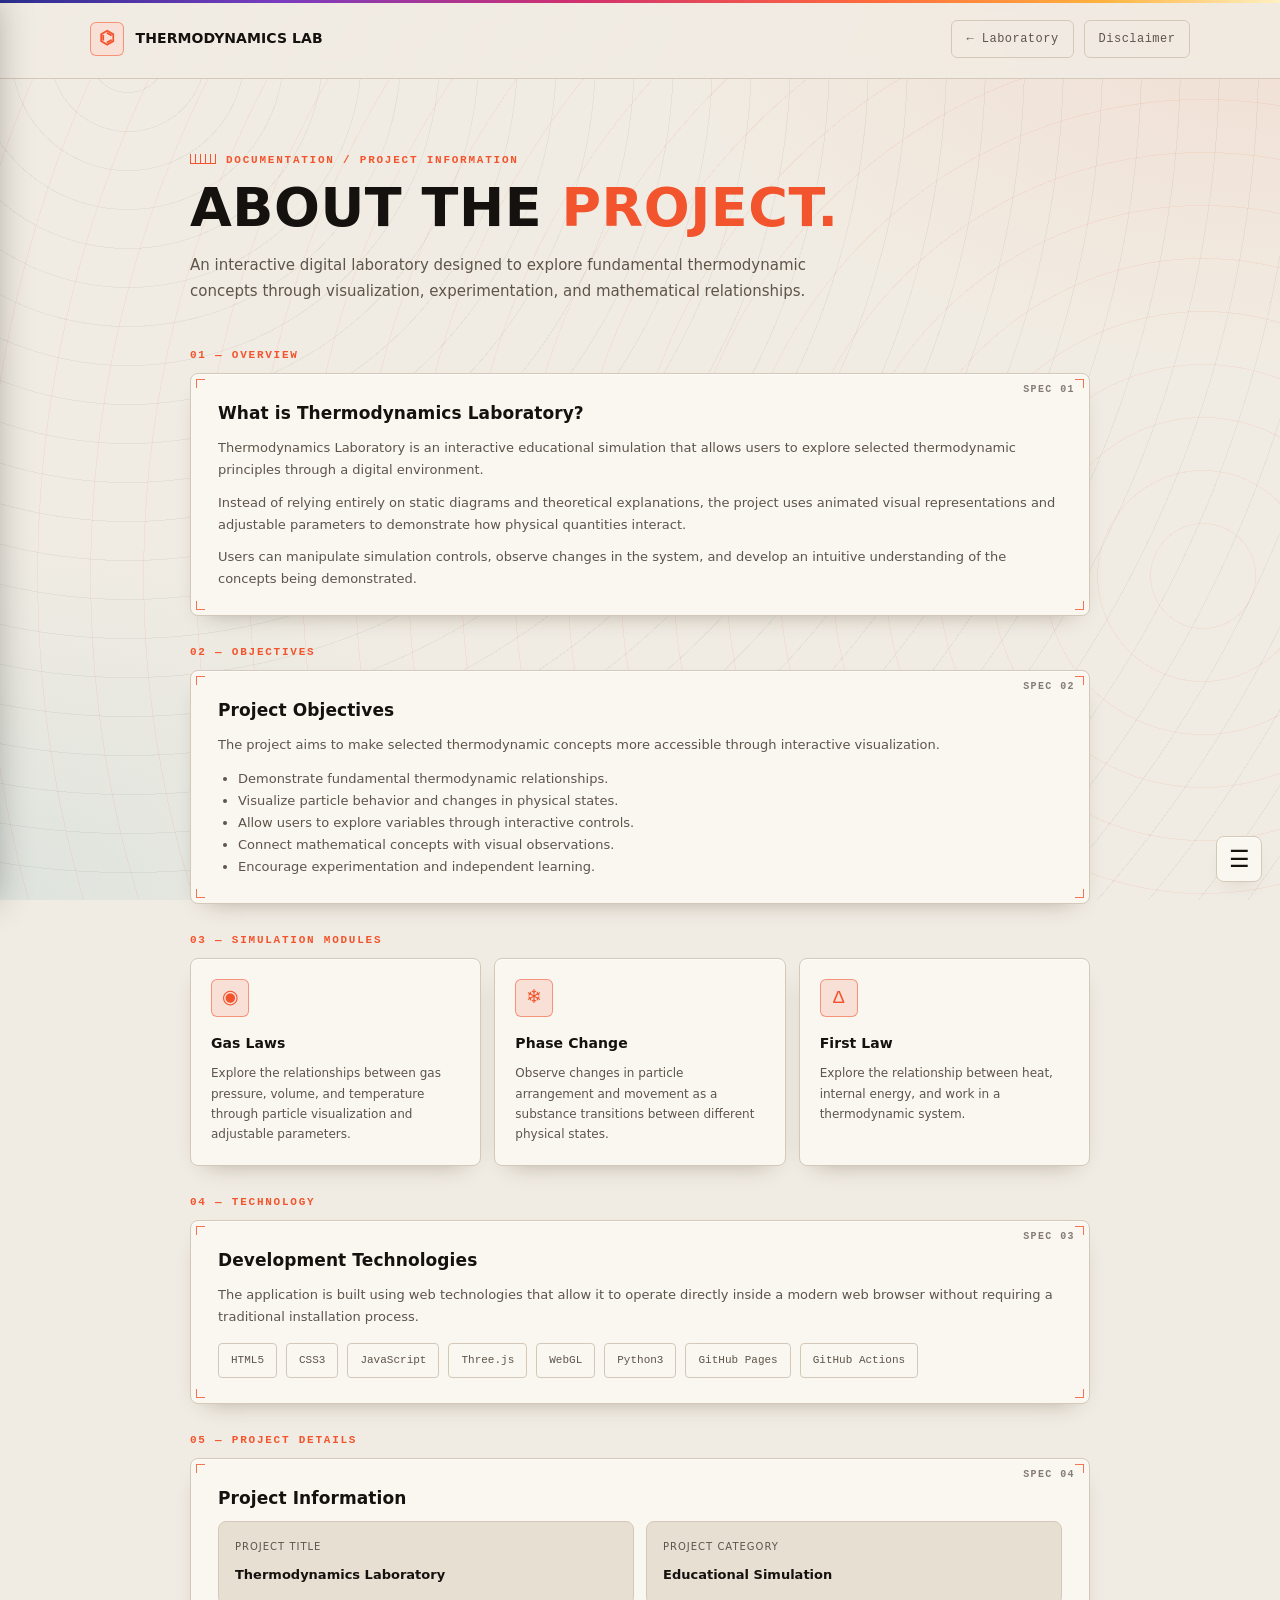
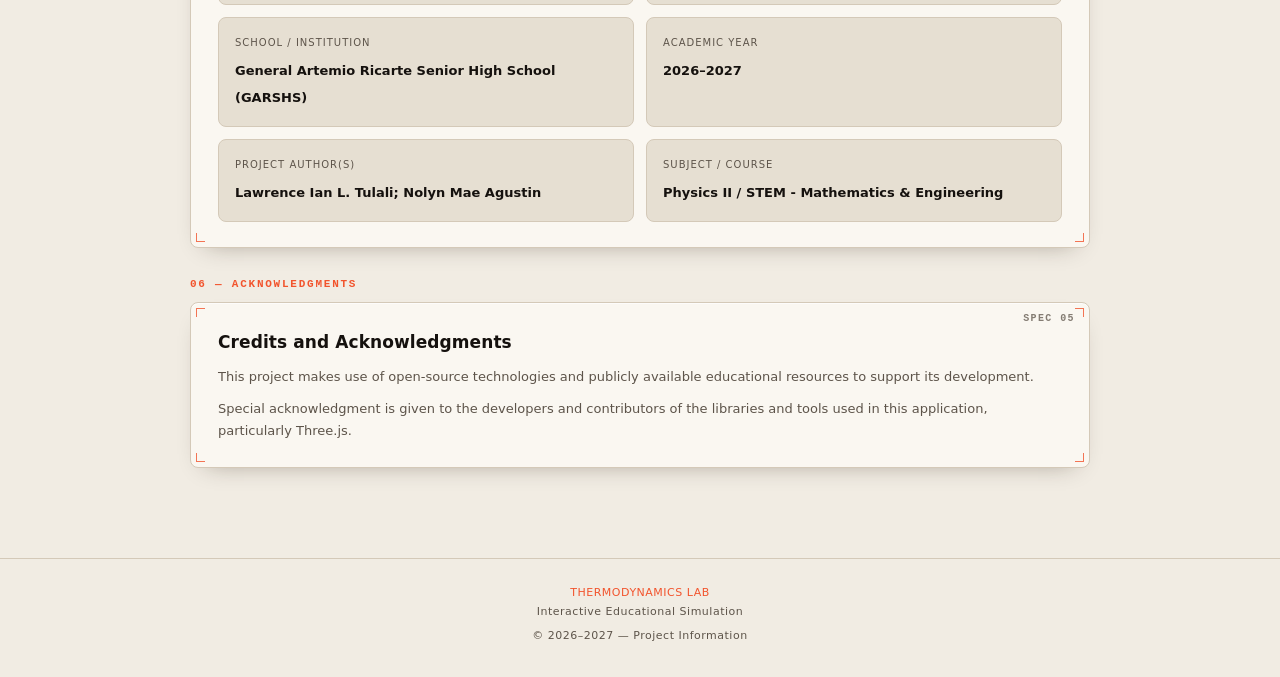
<file: about.html>
<!DOCTYPE html>
<html lang="en">
<head>
<meta charset="UTF-8">
<meta name="viewport" content="width=device-width, initial-scale=1.0">
<meta name="theme-color" content="#080d18">

<title>About | Thermodynamics Laboratory</title>

<style>
:root {
    --bg: #080d18;
    --panel: rgba(17, 28, 46, 0.78);
    --border: rgba(120, 180, 220, 0.17);
    --text: #e5edf7;
    --muted: #91a3ba;
    --cyan: #55d9f5;
    --blue: #438bff;
}

* {
    margin: 0;
    padding: 0;
    box-sizing: border-box;
}

body {
    min-height: 100vh;
    background:
        radial-gradient(ellipse at 15% 10%, rgba(30, 100, 180, .17), transparent 45%),
        radial-gradient(ellipse at 85% 70%, rgba(0, 180, 210, .09), transparent 40%),
        linear-gradient(145deg, #080d18, #0b1423 55%, #080d18);
    color: var(--text);
    font-family: "Segoe UI", Arial, sans-serif;
    line-height: 1.7;
    overflow-x: hidden;
}

body::before {
    content: "";
    position: fixed;
    inset: 0;
    pointer-events: none;
    opacity: .13;
    background-image:
        linear-gradient(rgba(110, 180, 220, .12) 1px, transparent 1px),
        linear-gradient(90deg, rgba(110, 180, 220, .12) 1px, transparent 1px);
    background-size: 42px 42px;
    mask-image: linear-gradient(to bottom, black, transparent 85%);
}

/* NAVIGATION */

nav {
    position: relative;
    z-index: 2;
    display: flex;
    align-items: center;
    justify-content: space-between;
    padding: 20px 7%;
    border-bottom: 1px solid var(--border);
    background: rgba(8, 13, 24, .7);
    backdrop-filter: blur(16px);
}

.brand {
    display: flex;
    align-items: center;
    gap: 12px;
    font-size: 14px;
    font-weight: 700;
    letter-spacing: 1.5px;
}

.brand-icon {
    width: 34px;
    height: 34px;
    display: grid;
    place-items: center;
    border: 1px solid rgba(85, 217, 245, .4);
    border-radius: 9px;
    color: var(--cyan);
    background: rgba(85, 217, 245, .08);
    font-size: 18px;
}

.nav-links {
    display: flex;
    gap: 10px;
}

.nav-links a {
    color: var(--muted);
    text-decoration: none;
    font-size: 13px;
    border: 1px solid var(--border);
    border-radius: 8px;
    padding: 8px 14px;
    transition: .2s;
}

.nav-links a:hover {
    color: var(--cyan);
    border-color: var(--cyan);
    background: rgba(85, 217, 245, .07);
}

/* MAIN */

main {
    width: min(900px, 88%);
    margin: 75px auto 90px;
    position: relative;
    z-index: 1;
}

.eyebrow {
    color: var(--cyan);
    font-size: 11px;
    font-weight: 700;
    letter-spacing: 3px;
    text-transform: uppercase;
    margin-bottom: 14px;
}

h1 {
    font-size: clamp(34px, 6vw, 54px);
    line-height: 1.15;
    letter-spacing: -1.5px;
    margin-bottom: 18px;
}

h1 span {
    color: var(--cyan);
}

.intro {
    max-width: 680px;
    color: var(--muted);
    font-size: 15px;
    margin-bottom: 45px;
}

.section-label {
    color: var(--cyan);
    font-size: 10px;
    font-weight: 700;
    letter-spacing: 2px;
    margin: 30px 0 12px;
}

/* CARDS */

.card {
    padding: 25px 27px;
    margin-bottom: 15px;
    background: var(--panel);
    border: 1px solid var(--border);
    border-radius: 13px;
    backdrop-filter: blur(12px);
    transition: border-color .2s, transform .2s;
}

.card:hover {
    border-color: rgba(85, 217, 245, .38);
    transform: translateY(-2px);
}

.card h2 {
    font-size: 17px;
    margin-bottom: 9px;
    font-weight: 650;
}

.card p {
    color: var(--muted);
    font-size: 13px;
}

.card p + p {
    margin-top: 10px;
}

/* MODULES */

.modules {
    display: grid;
    grid-template-columns: repeat(3, 1fr);
    gap: 13px;
}

.module {
    padding: 20px;
    background: var(--panel);
    border: 1px solid var(--border);
    border-radius: 12px;
    transition: .2s;
}

.module:hover {
    border-color: rgba(85, 217, 245, .4);
    transform: translateY(-2px);
}

.module-icon {
    width: 38px;
    height: 38px;
    display: grid;
    place-items: center;
    border-radius: 10px;
    color: var(--cyan);
    background: rgba(85, 217, 245, .09);
    border: 1px solid rgba(85, 217, 245, .18);
    font-size: 19px;
    margin-bottom: 15px;
}

.module h3 {
    font-size: 14px;
    margin-bottom: 7px;
}

.module p {
    font-size: 12px;
    color: var(--muted);
}

/* TECHNOLOGIES */

.tech-list {
    display: flex;
    flex-wrap: wrap;
    gap: 9px;
    margin-top: 15px;
}

.tech {
    font-size: 11px;
    color: var(--cyan);
    padding: 7px 12px;
    border-radius: 7px;
    border: 1px solid rgba(85, 217, 245, .2);
    background: rgba(85, 217, 245, .06);
}

/* PROJECT INFORMATION */

.info-grid {
    display: grid;
    grid-template-columns: repeat(2, 1fr);
    gap: 12px;
}

.info-item {
    padding: 16px;
    background: rgba(8, 13, 24, .35);
    border: 1px solid var(--border);
    border-radius: 9px;
}

.info-item small {
    display: block;
    color: var(--muted);
    font-size: 10px;
    letter-spacing: 1px;
    text-transform: uppercase;
    margin-bottom: 5px;
}

.info-item strong {
    font-size: 13px;
    font-weight: 600;
}

/* FOOTER */

footer {
    position: relative;
    z-index: 1;
    text-align: center;
    padding: 25px 15px;
    border-top: 1px solid var(--border);
    color: #63758b;
    font-size: 11px;
    letter-spacing: .5px;
}

footer span {
    color: var(--cyan);
}

/* MOBILE */

@media (max-width: 650px) {
    nav {
        padding: 16px 6%;
    }

    .brand {
        font-size: 11px;
        letter-spacing: 1px;
    }

    .nav-links {
        gap: 6px;
    }

    .nav-links a {
        font-size: 11px;
        padding: 7px 9px;
    }

    main {
        width: 88%;
        margin: 50px auto 65px;
    }

    .modules {
        grid-template-columns: 1fr;
    }

    .module {
        display: flex;
        align-items: flex-start;
        gap: 15px;
    }

    .module-icon {
        flex-shrink: 0;
        margin-bottom: 0;
    }

    .card {
        padding: 20px;
    }

    .info-grid {
        grid-template-columns: 1fr;
    }
}
</style>
    <link rel="stylesheet" href="navigation.css">
<link rel="stylesheet" href="extras.css">
</head>

<body>

<nav>
    <div class="brand">
        <div class="brand-icon">⌬</div>
        <span>THERMODYNAMICS LAB</span>
    </div>

    <div class="nav-links">
        <a href="index.html">← Laboratory</a>
        <a href="disclaimer.html">Disclaimer</a>
    </div>
</nav>

<main>

    <div class="eyebrow">Documentation / Project Information</div>

    <h1>About the <span>Project.</span></h1>

    <p class="intro">
        An interactive digital laboratory designed to explore
        fundamental thermodynamic concepts through visualization,
        experimentation, and mathematical relationships.
    </p>

    <!-- PROJECT OVERVIEW -->

    <div class="section-label">01 — OVERVIEW</div>

    <section class="card">
        <h2>What is Thermodynamics Laboratory?</h2>

        <p>
            Thermodynamics Laboratory is an interactive educational
            simulation that allows users to explore selected
            thermodynamic principles through a digital environment.
        </p>

        <p>
            Instead of relying entirely on static diagrams and
            theoretical explanations, the project uses animated
            visual representations and adjustable parameters to
            demonstrate how physical quantities interact.
        </p>

        <p>
            Users can manipulate simulation controls, observe
            changes in the system, and develop an intuitive
            understanding of the concepts being demonstrated.
        </p>
    </section>

    <!-- OBJECTIVES -->

    <div class="section-label">02 — OBJECTIVES</div>

    <section class="card">
        <h2>Project Objectives</h2>

        <p>
            The project aims to make selected thermodynamic
            concepts more accessible through interactive
            visualization.
        </p>

        <ul style="margin:12px 0 0 20px;color:var(--muted);font-size:13px">
            <li>Demonstrate fundamental thermodynamic relationships.</li>
            <li>Visualize particle behavior and changes in physical states.</li>
            <li>Allow users to explore variables through interactive controls.</li>
            <li>Connect mathematical concepts with visual observations.</li>
            <li>Encourage experimentation and independent learning.</li>
        </ul>
    </section>

    <!-- SIMULATION MODULES -->

    <div class="section-label">03 — SIMULATION MODULES</div>

    <div class="modules">

        <div class="module">
            <div class="module-icon">◉</div>
            <div>
                <h3>Gas Laws</h3>
                <p>
                    Explore the relationships between gas pressure,
                    volume, and temperature through particle
                    visualization and adjustable parameters.
                </p>
            </div>
        </div>

        <div class="module">
            <div class="module-icon">❄</div>
            <div>
                <h3>Phase Change</h3>
                <p>
                    Observe changes in particle arrangement and
                    movement as a substance transitions between
                    different physical states.
                </p>
            </div>
        </div>

        <div class="module">
            <div class="module-icon">Δ</div>
            <div>
                <h3>First Law</h3>
                <p>
                    Explore the relationship between heat,
                    internal energy, and work in a thermodynamic
                    system.
                </p>
            </div>
        </div>

    </div>

    <!-- TECHNOLOGY -->

    <div class="section-label">04 — TECHNOLOGY</div>

    <section class="card">
        <h2>Development Technologies</h2>

        <p>
            The application is built using web technologies
            that allow it to operate directly inside a modern
            web browser without requiring a traditional
            installation process.
        </p>

        <div class="tech-list">
            <span class="tech">HTML5</span>
            <span class="tech">CSS3</span>
            <span class="tech">JavaScript</span>
            <span class="tech">Three.js</span>
            <span class="tech">WebGL</span>
            <span class="tech">Python3</span>
            <span class="tech">GitHub Pages</span>
            <span class="tech">GitHub Actions</span>
        </div>
    </section>

    <!-- PROJECT DETAILS -->

    <div class="section-label">05 — PROJECT DETAILS</div>

    <section class="card">
        <h2>Project Information</h2>

        <div class="info-grid">

            <div class="info-item">
                <small>Project Title</small>
                <strong>Thermodynamics Laboratory</strong>
            </div>

            <div class="info-item">
                <small>Project Category</small>
                <strong>Educational Simulation</strong>
            </div>

            <div class="info-item">
                <small>School / Institution</small>
                <strong>General Artemio Ricarte Senior High School (GARSHS)</strong>
            </div>

            <div class="info-item">
                <small>Academic Year</small>
                <strong>2026–2027</strong>
            </div>

            <div class="info-item">
                <small>Project Author(s)</small>
                <strong>Lawrence Ian L. Tulali; Nolyn Mae Agustin</strong>
            </div>

            <div class="info-item">
                <small>Subject / Course</small> 
                <strong>Physics II / STEM - Mathematics & Engineering</strong>
            </div>

        </div>
    </section>

    <!-- ACKNOWLEDGMENTS -->

    <div class="section-label">06 — ACKNOWLEDGMENTS</div>

    <section class="card">
        <h2>Credits and Acknowledgments</h2>

        <p>
            This project makes use of open-source technologies
            and publicly available educational resources to
            support its development.
        </p>

        <p>
            Special acknowledgment is given to the developers
            and contributors of the libraries and tools used
            in this application, particularly Three.js.
        </p>
    </section>

</main>

<footer>
    <span>THERMODYNAMICS LAB</span>
    <p>Interactive Educational Simulation</p>
    <p style="margin-top:5px">
        © 2026–2027 — Project Information
    </p>
</footer>

    <script src="navigation.js"></script>
<script src="extras.js"></script>
</body>
</html>
</file>
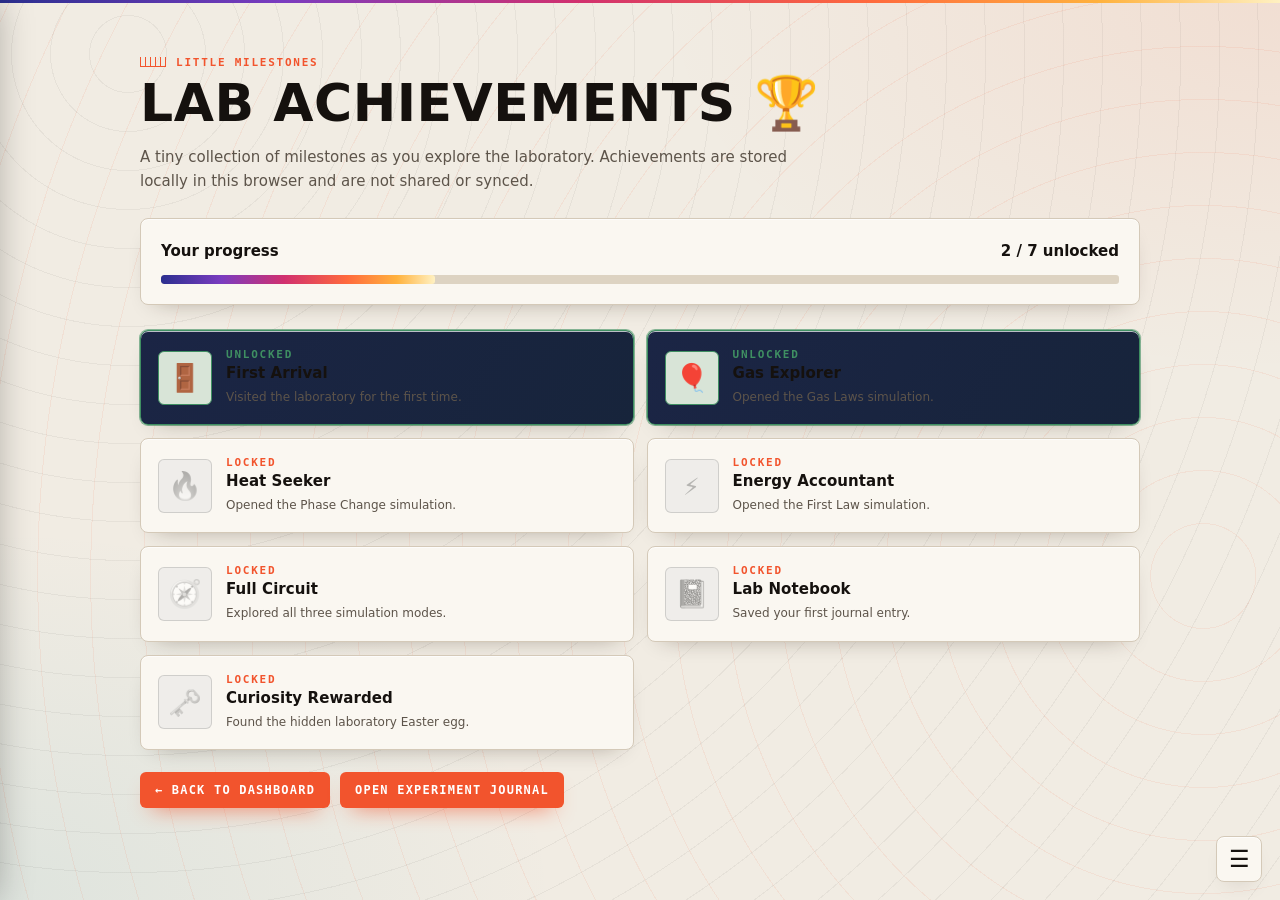
<file: achievements.html>
<!DOCTYPE html><html lang="en"><head><meta charset="UTF-8"><meta name="viewport" content="width=device-width, initial-scale=1"><meta name="theme-color" content="#080d1c"><title>Achievements | Thermo Lab 3D</title><link rel="stylesheet" href="navigation.css"><link rel="stylesheet" href="extras.css"><style>*{box-sizing:border-box}body{margin:0;min-height:100vh;background:radial-gradient(circle at 85% 0%,#30264f 0,transparent 35%),#080d1c;color:#eaf1ff;font:15px/1.6 system-ui,sans-serif}.wrap{width:min(1000px,calc(100% - 32px));margin:auto;padding:56px 0 80px}.eyebrow{color:#b7a0ff;font-size:11px;font-weight:800;letter-spacing:2px;text-transform:uppercase}h1{font-size:clamp(32px,6vw,52px);margin:8px 0}.sub{color:#a9bad3;max-width:680px}.progress{margin:25px 0;padding:20px;border:1px solid #b7a0ff33;border-radius:18px;background:#17182fbb}.progress-line{height:9px;border-radius:99px;background:#29304b;overflow:hidden;margin-top:12px}.progress-line span{display:block;height:100%;width:0;background:linear-gradient(90deg,#7b8cff,#62d4ff);border-radius:99px;transition:width .35s}.grid{display:grid;grid-template-columns:repeat(2,minmax(0,1fr));gap:13px}.badge-card{display:flex;gap:14px;align-items:center;padding:17px;border:1px solid #9bb7e326;border-radius:16px;background:#111e36aa}.badge-icon{width:54px;height:54px;display:grid;place-items:center;border-radius:15px;background:#1d2a48;font-size:27px;filter:grayscale(1);opacity:.45}.badge-card.unlocked{border-color:#8f83ff66;background:linear-gradient(120deg,#1b2545,#17243b)}.badge-card.unlocked .badge-icon{filter:none;opacity:1;background:#263b5b}.badge-card h3{font-size:15px;margin:0}.badge-card p{font-size:12px;color:#9fb1cc;margin:3px 0 0}.status{font-size:10px;color:#a9bad3;text-transform:uppercase;letter-spacing:1px;font-weight:800}.unlocked .status{color:#83e2bd}.actions{display:flex;gap:10px;flex-wrap:wrap;margin-top:22px}.btn{padding:10px 14px;border-radius:11px;border:1px solid #9bb7e344;background:#172a48;color:#eaf1ff;text-decoration:none;font-weight:750}@media(max-width:650px){.grid{grid-template-columns:1fr}.wrap{padding-top:36px}}</style></head><body><main class="wrap"><div class="eyebrow">Little milestones</div><h1>Lab Achievements 🏆</h1><p class="sub">A tiny collection of milestones as you explore the laboratory. Achievements are stored locally in this browser and are not shared or synced.</p><section class="progress"><div style="display:flex;justify-content:space-between;gap:10px;flex-wrap:wrap"><strong>Your progress</strong><strong id="progress-text">0 / 7 unlocked</strong></div><div class="progress-line"><span id="progress-fill"></span></div></section><div class="grid" id="achievement-grid"></div><div class="actions"><a class="btn" href="dashboard.html">← Back to dashboard</a><a class="btn" href="journal.html">Open experiment journal</a></div></main><script src="navigation.js"></script><script src="extras.js"></script><script>
(()=>{const api=window.ThermoLabExtras,grid=document.getElementById('achievement-grid');if(!api)return;const unlocked=api.getProgress().unlocked;grid.innerHTML=api.achievements.map(a=>{const yes=unlocked.includes(a.id);return `<article class="badge-card ${yes?'unlocked':''}"><div class="badge-icon">${a.icon}</div><div><div class="status">${yes?'Unlocked':'Locked'}</div><h3>${a.name}</h3><p>${a.desc}</p></div></article>`}).join('');document.getElementById('progress-text').textContent=unlocked.length+' / '+api.achievements.length+' unlocked';document.getElementById('progress-fill').style.width=(unlocked.length/api.achievements.length*100)+'%'})();
</script></body></html>
</file>
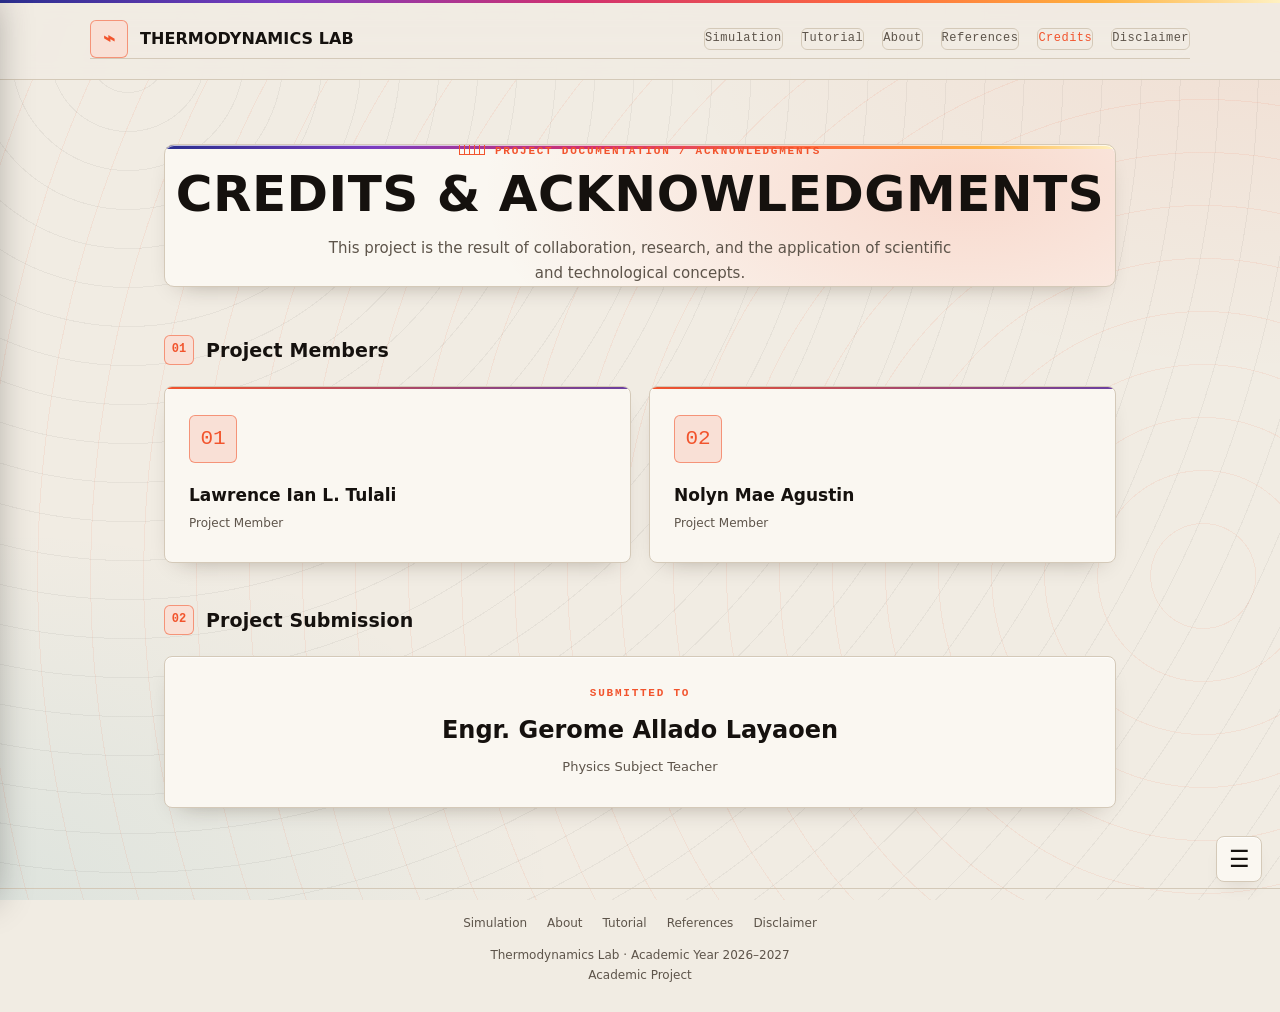
<file: credits.html>
<!DOCTYPE html>
<html lang="en">
<head>
<meta charset="UTF-8">
<meta name="viewport" content="width=device-width, initial-scale=1.0">
<meta name="theme-color" content="#080d18">
<title>Credits | Thermodynamics Lab</title>

<style>
:root {
    --bg: #080d18;
    --panel: rgba(17, 27, 45, .82);
    --panel2: rgba(25, 38, 60, .72);
    --border: rgba(148, 170, 205, .16);
    --text: #e8eef8;
    --muted: #91a2ba;
    --accent: #53c8ff;
    --accent2: #8b8cff;
    --green: #65e6b3;
}

* {
    box-sizing: border-box;
    margin: 0;
    padding: 0;
}

body {
    min-height: 100vh;
    color: var(--text);
    background:
        radial-gradient(circle at 80% 0%, rgba(50, 105, 180, .16), transparent 35%),
        radial-gradient(circle at 10% 30%, rgba(80, 80, 180, .10), transparent 30%),
        var(--bg);
    font-family: Inter, "Segoe UI", Arial, sans-serif;
    line-height: 1.65;
}

body::before {
    content: "";
    position: fixed;
    inset: 0;
    pointer-events: none;
    opacity: .16;
    background-image:
        linear-gradient(rgba(130, 160, 200, .08) 1px, transparent 1px),
        linear-gradient(90deg, rgba(130, 160, 200, .08) 1px, transparent 1px);
    background-size: 42px 42px;
}

header {
    position: relative;
    z-index: 1;
    padding: 20px 6%;
    border-bottom: 1px solid var(--border);
    background: rgba(8, 13, 24, .72);
    backdrop-filter: blur(16px);
}

.nav {
    max-width: 1100px;
    margin: auto;
    display: flex;
    justify-content: space-between;
    align-items: center;
    gap: 18px;
    flex-wrap: wrap;
}

.brand {
    display: flex;
    align-items: center;
    gap: 12px;
    font-weight: 750;
    letter-spacing: .3px;
}

.brand-icon {
    width: 38px;
    height: 38px;
    display: grid;
    place-items: center;
    border-radius: 12px;
    color: var(--accent);
    background: rgba(83, 200, 255, .12);
    border: 1px solid rgba(83, 200, 255, .25);
    font-size: 20px;
}

.nav-links {
    display: flex;
    flex-wrap: wrap;
    gap: 18px;
}

.nav-links a {
    color: var(--muted);
    text-decoration: none;
    font-size: 13px;
    transition: color .2s;
}

.nav-links a:hover,
.nav-links a.active {
    color: var(--accent);
}

main {
    position: relative;
    z-index: 1;
    max-width: 1000px;
    margin: auto;
    padding: 64px 24px 80px;
}

.hero {
    text-align: center;
    margin-bottom: 48px;
}

.eyebrow {
    color: var(--accent);
    font-size: 11px;
    font-weight: 800;
    letter-spacing: 2.5px;
    text-transform: uppercase;
    margin-bottom: 12px;
}

h1 {
    font-size: clamp(34px, 6vw, 50px);
    line-height: 1.15;
    letter-spacing: -1.5px;
    margin-bottom: 16px;
}

.hero p {
    max-width: 650px;
    margin: auto;
    color: var(--muted);
    font-size: 15px;
}

.section {
    margin-top: 42px;
}

.section-heading {
    display: flex;
    align-items: center;
    gap: 12px;
    margin-bottom: 20px;
}

.section-number {
    width: 30px;
    height: 30px;
    display: grid;
    place-items: center;
    border-radius: 9px;
    color: var(--accent);
    background: rgba(83, 200, 255, .1);
    border: 1px solid rgba(83, 200, 255, .2);
    font-size: 12px;
    font-weight: 800;
}

h2 {
    font-size: 19px;
    font-weight: 700;
}

.members {
    display: grid;
    grid-template-columns: repeat(2, 1fr);
    gap: 18px;
}

.member-card {
    position: relative;
    overflow: hidden;
    padding: 28px 24px;
    border: 1px solid var(--border);
    border-radius: 18px;
    background: var(--panel);
    backdrop-filter: blur(12px);
    transition: transform .25s, border-color .25s;
}

.member-card:hover {
    transform: translateY(-4px);
    border-color: rgba(83, 200, 255, .45);
}

.member-card::before {
    content: "";
    position: absolute;
    top: 0;
    left: 0;
    width: 100%;
    height: 2px;
    background: linear-gradient(90deg, var(--accent), var(--accent2));
}

.member-icon {
    width: 48px;
    height: 48px;
    display: grid;
    place-items: center;
    margin-bottom: 18px;
    border-radius: 14px;
    color: var(--accent);
    background: rgba(83, 200, 255, .1);
    border: 1px solid rgba(83, 200, 255, .2);
    font-size: 21px;
}

.member-name {
    font-size: 17px;
    font-weight: 750;
    margin-bottom: 5px;
}

.member-role {
    color: var(--muted);
    font-size: 12px;
}

.submitted-card {
    padding: 30px;
    border: 1px solid rgba(139, 140, 255, .22);
    border-radius: 18px;
    background:
        linear-gradient(120deg, rgba(139, 140, 255, .09), transparent),
        var(--panel);
    text-align: center;
}

.submitted-label {
    color: var(--accent2);
    font-size: 11px;
    font-weight: 800;
    letter-spacing: 2px;
    text-transform: uppercase;
    margin-bottom: 12px;
}

.submitted-name {
    font-size: clamp(19px, 4vw, 24px);
    font-weight: 750;
}

.submitted-role {
    color: var(--muted);
    font-size: 13px;
    margin-top: 5px;
}

footer {
    position: relative;
    z-index: 1;
    padding: 25px 20px;
    text-align: center;
    border-top: 1px solid var(--border);
    color: var(--muted);
    font-size: 12px;
}

.footer-links {
    display: flex;
    justify-content: center;
    flex-wrap: wrap;
    gap: 20px;
    margin-bottom: 12px;
}

.footer-links a {
    color: var(--muted);
    text-decoration: none;
}

.footer-links a:hover {
    color: var(--accent);
}

@media (max-width: 600px) {
    header {
        padding: 16px 5%;
    }

    .nav {
        align-items: flex-start;
        flex-direction: column;
    }

    .nav-links {
        gap: 15px;
    }

    main {
        padding: 46px 17px 60px;
    }

    .members {
        grid-template-columns: 1fr;
    }
}
</style>
    <link rel="stylesheet" href="navigation.css">
<link rel="stylesheet" href="extras.css">
</head>

<body>

<header>
    <nav class="nav">
        <div class="brand">
            <div class="brand-icon">⌁</div>
            <span>THERMODYNAMICS LAB</span>
        </div>

        <div class="nav-links">
            <a href="index.html">Simulation</a>
            <a href="tutorial.html">Tutorial</a>
            <a href="about.html">About</a>
            <a href="references.html">References</a>
            <a href="credits.html" class="active">Credits</a>
            <a href="disclaimer.html">Disclaimer</a>
        </div>
    </nav>
</header>

<main>

    <section class="hero">
        <div class="eyebrow">Project Documentation / Acknowledgments</div>
        <h1>Credits & Acknowledgments</h1>
        <p>
            This project is the result of collaboration, research,
            and the application of scientific and technological concepts.
        </p>
    </section>

    <section class="section">
        <div class="section-heading">
            <div class="section-number">01</div>
            <h2>Project Members</h2>
        </div>

        <div class="members">

            <article class="member-card">
                <div class="member-icon">01</div>
                <div class="member-name">
                    Lawrence Ian L. Tulali
                </div>
                <div class="member-role">
                    Project Member
                </div>
            </article>

            <article class="member-card">
                <div class="member-icon">02</div>
                <div class="member-name">
                    Nolyn Mae Agustin
                </div>
                <div class="member-role">
                    Project Member
                </div>
            </article>

        </div>
    </section>

    <section class="section">
        <div class="section-heading">
            <div class="section-number">02</div>
            <h2>Project Submission</h2>
        </div>

        <div class="submitted-card">
            <div class="submitted-label">Submitted to</div>
            <div class="submitted-name">
                Engr. Gerome Allado Layaoen
            </div>
            <div class="submitted-role">
                Physics Subject Teacher
            </div>
        </div>
    </section>

</main>

<footer>
    <div class="footer-links">
        <a href="index.html">Simulation</a>
        <a href="about.html">About</a>
        <a href="tutorial.html">Tutorial</a>
        <a href="references.html">References</a>
        <a href="disclaimer.html">Disclaimer</a>
    </div>

    <p>Thermodynamics Lab · Academic Year 2026–2027</p>
    <p>Academic Project</p>
</footer>

    <script src="navigation.js"></script>
<script src="extras.js"></script>
</body>
</html>
</file>
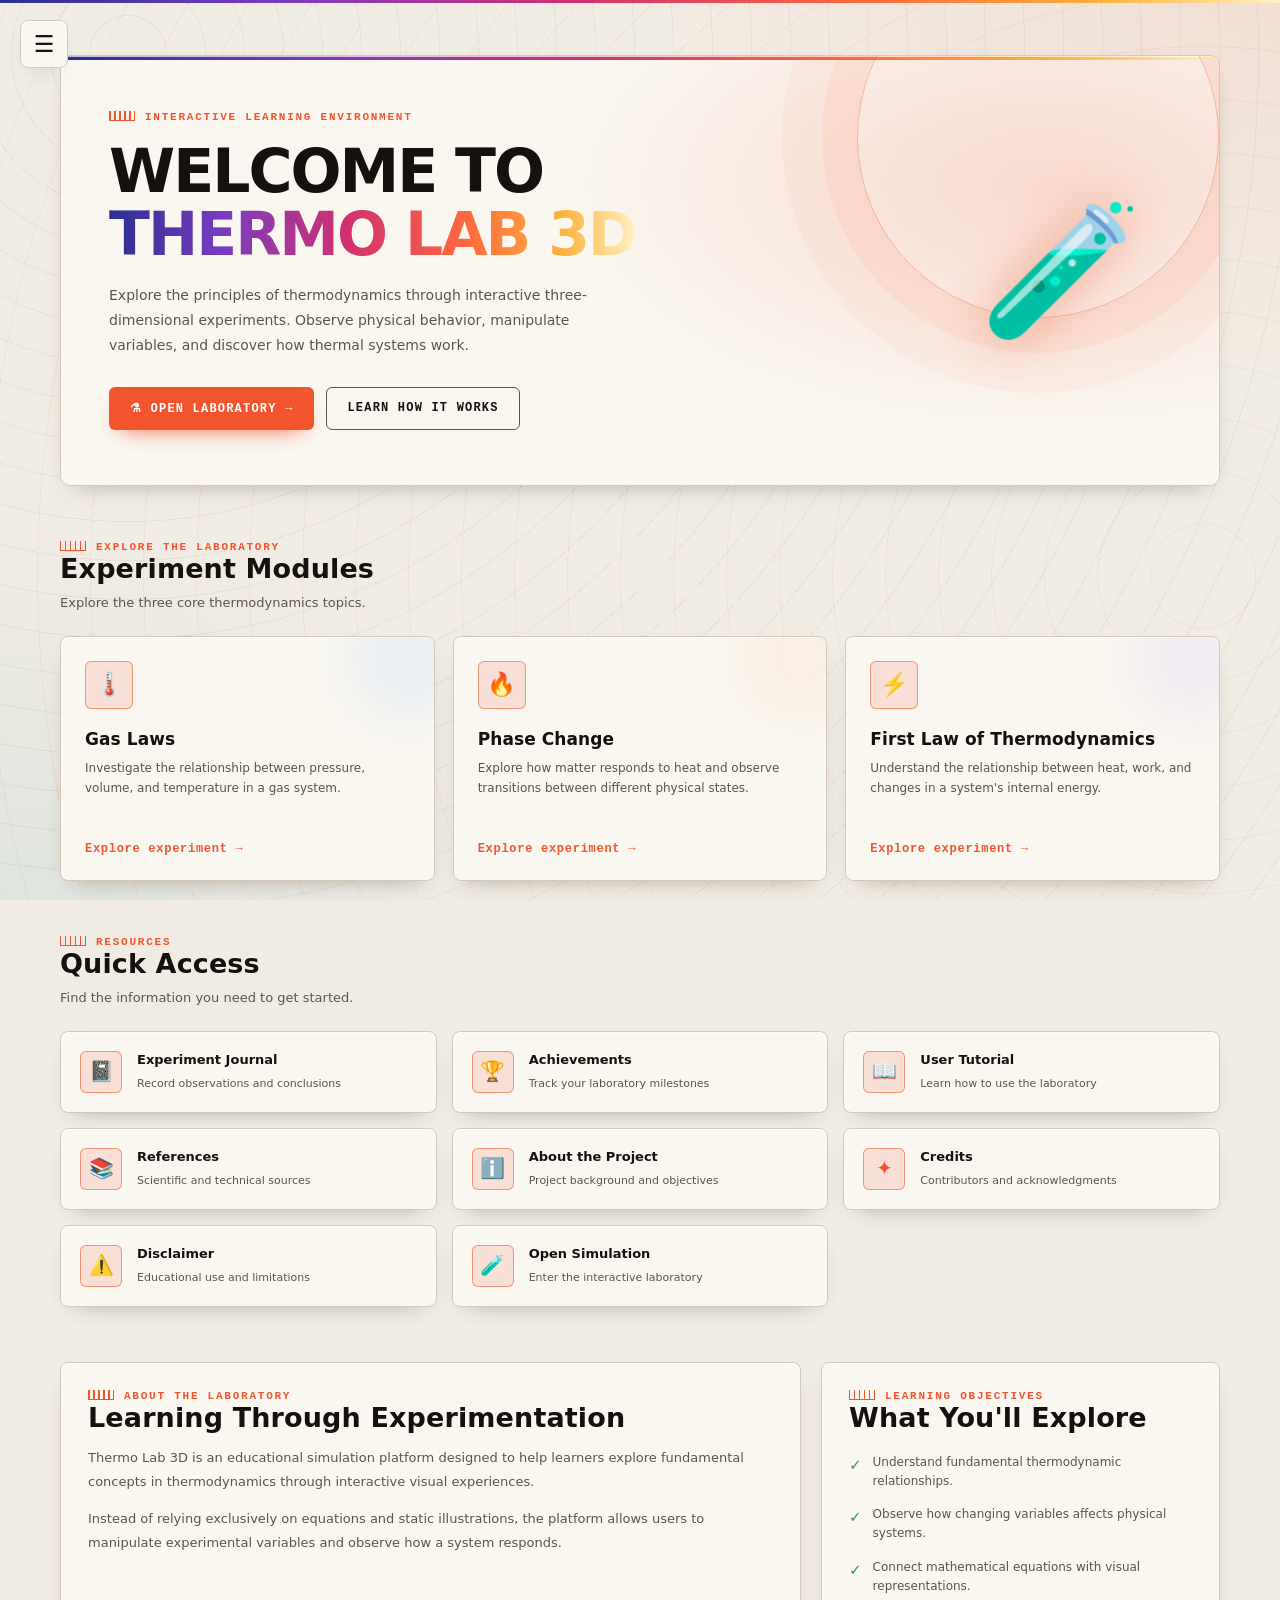
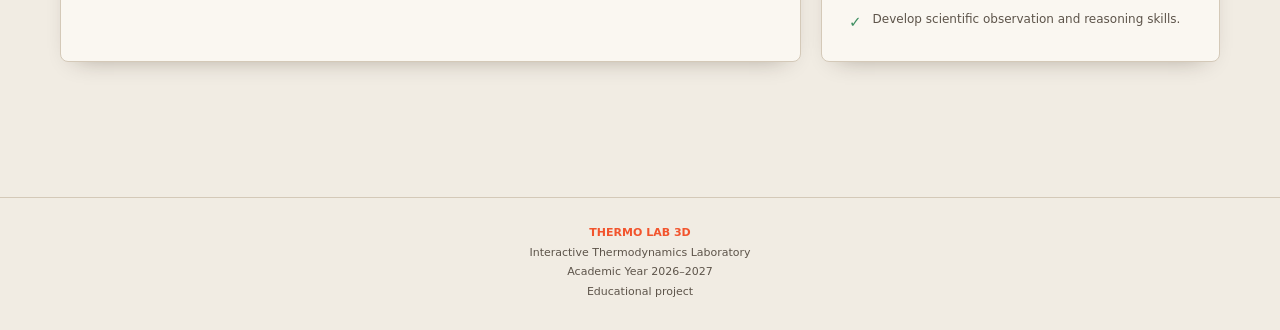
<file: dashboard.html>
<!DOCTYPE html>
<html lang="en">
<head>
<meta charset="UTF-8">
<meta name="viewport" content="width=device-width, initial-scale=1.0">
<meta name="theme-color" content="#080d1c">
<title>Dashboard | Thermo Lab 3D</title>

<style>
:root {
  --bg: #080d1c;
  --panel: rgba(21, 32, 56, .78);
  --panel2: rgba(30, 44, 72, .65);
  --border: rgba(160, 190, 255, .15);
  --text: #edf3ff;
  --muted: #9baac5;
  --blue: #65a8ff;
  --cyan: #5de0e0;
  --purple: #a78bfa;
  --orange: #ffb86b;
  --green: #71e2ad;
}

* {
  box-sizing: border-box;
  margin: 0;
  padding: 0;
}

body {
  min-height: 100vh;
  background:
    radial-gradient(ellipse at 15% 5%, rgba(44, 101, 190, .22), transparent 38%),
    radial-gradient(ellipse at 90% 35%, rgba(91, 60, 170, .17), transparent 35%),
    var(--bg);
  color: var(--text);
  font-family: Inter, "Segoe UI", Arial, sans-serif;
  overflow-x: hidden;
}

a {
  color: inherit;
  text-decoration: none;
}

button {
  font: inherit;
}

/* NAVIGATION */

.menu-button {
  position: fixed;
  top: 20px;
  left: 20px;
  z-index: 1002;
  width: 48px;
  height: 48px;
  border: 1px solid var(--border);
  border-radius: 15px;
  background: rgba(18, 30, 52, .9);
  color: white;
  font-size: 23px;
  cursor: pointer;
  backdrop-filter: blur(15px);
  transition: .2s;
}

.menu-button:hover {
  background: #263d65;
  transform: translateY(-2px);
}

.nav-backdrop {
  position: fixed;
  inset: 0;
  z-index: 1000;
  background: rgba(0, 0, 0, .55);
  opacity: 0;
  visibility: hidden;
  transition: .25s;
}

.nav-drawer {
  position: fixed;
  z-index: 1001;
  top: 0;
  left: 0;
  height: 100%;
  width: min(310px, 85vw);
  padding: 90px 20px 25px;
  background: rgba(12, 21, 39, .97);
  border-right: 1px solid var(--border);
  backdrop-filter: blur(22px);
  transform: translateX(-105%);
  transition: .3s ease;
  overflow-y: auto;
}

.nav-open .nav-drawer {
  transform: translateX(0);
}

.nav-open .nav-backdrop {
  opacity: 1;
  visibility: visible;
}

.nav-brand {
  margin-bottom: 30px;
  padding: 0 12px;
}

.nav-brand strong {
  display: block;
  font-size: 19px;
}

.nav-brand span {
  color: var(--muted);
  font-size: 12px;
}

.nav-label {
  margin: 20px 12px 9px;
  color: #7185a8;
  font-size: 10px;
  font-weight: 800;
  letter-spacing: 2px;
  text-transform: uppercase;
}

.nav-link {
  display: flex;
  align-items: center;
  gap: 13px;
  padding: 13px 14px;
  margin: 5px 0;
  border-radius: 12px;
  color: #b8c7df;
  font-size: 14px;
  transition: .2s;
}

.nav-link:hover,
.nav-link.active {
  background: rgba(89, 151, 255, .15);
  color: white;
}

.nav-link.active {
  border: 1px solid rgba(101, 168, 255, .2);
}

.nav-icon {
  width: 23px;
  text-align: center;
  font-size: 17px;
}

/* GENERAL LAYOUT */

.container {
  width: min(1160px, 92%);
  margin: auto;
}

main {
  padding: 55px 0 70px;
}

.eyebrow {
  color: var(--cyan);
  font-size: 11px;
  font-weight: 800;
  letter-spacing: 2.5px;
  text-transform: uppercase;
}

.section-title {
  font-size: clamp(21px, 3vw, 27px);
  margin-bottom: 8px;
}

.section-description {
  color: var(--muted);
  font-size: 13px;
  line-height: 1.7;
}

/* HERO */

.hero {
  position: relative;
  display: flex;
  align-items: center;
  justify-content: space-between;
  gap: 35px;
  min-height: 340px;
  padding: 55px 48px;
  border: 1px solid var(--border);
  border-radius: 28px;
  background:
    linear-gradient(110deg, rgba(30, 63, 112, .85), rgba(20, 30, 57, .88)),
    var(--panel);
  overflow: hidden;
  box-shadow: 0 25px 80px rgba(0, 0, 0, .25);
}

.hero::before {
  content: "";
  position: absolute;
  width: 360px;
  height: 360px;
  right: 0;
  top: -100px;
  border-radius: 50%;
  border: 1px solid rgba(110, 180, 255, .17);
  box-shadow:
    0 0 0 35px rgba(110, 180, 255, .035),
    0 0 0 75px rgba(110, 180, 255, .025);
}

.hero-content {
  position: relative;
  z-index: 1;
  max-width: 570px;
}

.hero h1 {
  font-size: clamp(35px, 6vw, 60px);
  line-height: 1.05;
  margin: 17px 0;
  letter-spacing: -2px;
}

.hero h1 span {
  background: linear-gradient(90deg, #8dc5ff, #66e7e4);
  background-clip: text;
  -webkit-background-clip: text;
  color: transparent;
}

.hero p {
  color: #bdcbe0;
  font-size: 14px;
  line-height: 1.8;
  max-width: 490px;
}

.hero-buttons {
  display: flex;
  flex-wrap: wrap;
  gap: 12px;
  margin-top: 28px;
}

.btn {
  display: inline-flex;
  justify-content: center;
  align-items: center;
  gap: 9px;
  padding: 13px 20px;
  border-radius: 12px;
  font-size: 13px;
  font-weight: 750;
  transition: .2s;
}

.btn:hover {
  transform: translateY(-3px);
}

.btn-primary {
  color: #071326;
  background: linear-gradient(110deg, #83baff, #65e0df);
  box-shadow: 0 8px 25px rgba(79, 166, 230, .2);
}

.btn-secondary {
  border: 1px solid rgba(190, 215, 255, .25);
  background: rgba(255, 255, 255, .05);
  color: white;
}

.hero-art {
  position: relative;
  z-index: 1;
  display: flex;
  align-items: center;
  justify-content: center;
  min-width: 220px;
  font-size: 130px;
  filter: drop-shadow(0 15px 30px rgba(57, 154, 255, .35));
}

/* MODULES */

.modules {
  margin-top: 55px;
}

.section-heading {
  display: flex;
  align-items: end;
  justify-content: space-between;
  gap: 15px;
  margin-bottom: 22px;
}

.module-grid {
  display: grid;
  grid-template-columns: repeat(3, 1fr);
  gap: 18px;
}

.module-card {
  position: relative;
  display: flex;
  flex-direction: column;
  min-height: 245px;
  padding: 24px;
  border: 1px solid var(--border);
  border-radius: 20px;
  background: linear-gradient(145deg, var(--panel2), rgba(14, 24, 44, .8));
  transition: .25s;
  overflow: hidden;
}

.module-card:hover {
  transform: translateY(-6px);
  border-color: rgba(101, 168, 255, .5);
  box-shadow: 0 15px 35px rgba(0, 0, 0, .22);
}

.module-card::after {
  content: "";
  position: absolute;
  width: 130px;
  height: 130px;
  right: -40px;
  top: -45px;
  border-radius: 50%;
  background: var(--glow);
  opacity: .09;
  filter: blur(20px);
}

.module-icon {
  display: grid;
  place-items: center;
  width: 48px;
  height: 48px;
  margin-bottom: 20px;
  border-radius: 14px;
  background: var(--glow);
  font-size: 23px;
}

.module-card h3 {
  font-size: 17px;
  margin-bottom: 9px;
}

.module-card p {
  color: var(--muted);
  font-size: 12px;
  line-height: 1.7;
  flex: 1;
}

.module-action {
  margin-top: 18px;
  color: var(--blue);
  font-size: 12px;
  font-weight: 750;
}

/* QUICK ACCESS */

.quick-access {
  margin-top: 55px;
}

.quick-grid {
  display: grid;
  grid-template-columns: repeat(3, 1fr);
  gap: 15px;
  margin-top: 22px;
}

.quick-card {
  display: flex;
  align-items: center;
  gap: 15px;
  padding: 19px;
  border: 1px solid var(--border);
  border-radius: 16px;
  background: var(--panel);
  transition: .2s;
}

.quick-card:hover {
  background: rgba(50, 76, 120, .4);
  border-color: rgba(101, 168, 255, .4);
}

.quick-icon {
  display: grid;
  place-items: center;
  width: 42px;
  height: 42px;
  flex-shrink: 0;
  border-radius: 12px;
  background: rgba(101, 168, 255, .13);
  font-size: 20px;
}

.quick-card strong {
  display: block;
  font-size: 13px;
  margin-bottom: 5px;
}

.quick-card small {
  color: var(--muted);
  font-size: 11px;
}

/* OVERVIEW */

.overview {
  display: grid;
  grid-template-columns: 1.3fr .7fr;
  gap: 20px;
  margin-top: 55px;
}

.overview-panel {
  padding: 27px;
  border: 1px solid var(--border);
  border-radius: 20px;
  background: var(--panel);
}

.overview-panel p {
  margin-top: 13px;
  color: var(--muted);
  font-size: 13px;
  line-height: 1.85;
}

.objectives {
  display: grid;
  gap: 14px;
  margin-top: 20px;
}

.objective {
  display: flex;
  gap: 11px;
  align-items: flex-start;
  color: #c8d5e9;
  font-size: 12px;
  line-height: 1.6;
}

.objective span {
  color: var(--green);
  font-size: 15px;
}

/* FOOTER */

footer {
  margin-top: 65px;
  padding: 25px 0;
  border-top: 1px solid var(--border);
  color: var(--muted);
  font-size: 11px;
  text-align: center;
  line-height: 1.8;
}

footer strong {
  color: #dce8fa;
}

/* RESPONSIVE */

@media(max-width: 800px) {
  .hero {
    padding: 40px 30px;
  }

  .hero-art {
    min-width: 130px;
    font-size: 90px;
  }

  .module-grid {
    grid-template-columns: repeat(2, 1fr);
  }

  .quick-grid {
    grid-template-columns: repeat(2, 1fr);
  }

  .overview {
    grid-template-columns: 1fr;
  }
}

@media(max-width: 560px) {
  main {
    padding-top: 85px;
  }

  .hero {
    min-height: auto;
    padding: 30px 23px;
    border-radius: 22px;
  }

  .hero-art {
    display: none;
  }

  .hero h1 {
    font-size: 39px;
  }

  .module-grid {
    grid-template-columns: 1fr;
  }

  .module-card {
    min-height: 215px;
  }

  .quick-grid {
    grid-template-columns: 1fr;
  }

  .section-heading {
    align-items: flex-start;
    flex-direction: column;
  }

  .overview-panel {
    padding: 22px;
  }
}
</style>
<link rel="stylesheet" href="extras.css">
</head>

<body>

<!-- NAVIGATION BUTTON -->

<button class="menu-button" id="menuButton"
        aria-label="Open navigation"
        aria-expanded="false">
  ☰
</button>

<div class="nav-backdrop" id="navBackdrop"></div>

<nav class="nav-drawer" id="navDrawer">
  <div class="nav-brand">
    <strong>THERMO LAB 3D</strong>
    <span>Interactive Thermodynamics Laboratory</span>
  </div>

  <div class="nav-label">Main</div>

  <a class="nav-link active" href="dashboard.html">
    <span class="nav-icon">⌂</span> Dashboard
  </a>

  <a class="nav-link" href="index.html">
    <span class="nav-icon">⚗</span> Simulation
  </a>

  <div class="nav-label">Learning</div>

  <a class="nav-link" href="journal.html"><span class="nav-icon">📓</span> Experiment Journal</a>
  <a class="nav-link" href="achievements.html"><span class="nav-icon">🏆</span> Achievements</a>

  <a class="nav-link" href="tutorial.html">
    <span class="nav-icon">📖</span> User Tutorial
  </a>

  <a class="nav-link" href="references.html">
    <span class="nav-icon">📚</span> References
  </a>

  <div class="nav-label">Project</div>

  <a class="nav-link" href="about.html">
    <span class="nav-icon">ⓘ</span> About
  </a>

  <a class="nav-link" href="credits.html">
    <span class="nav-icon">✦</span> Credits
  </a>

  <a class="nav-link" href="disclaimer.html">
    <span class="nav-icon">⚠</span> Disclaimer
  </a>
</nav>


<main>
<div class="container">

  <!-- HERO -->

  <section class="hero">
    <div class="hero-content">
      <div class="eyebrow">Interactive Learning Environment</div>

      <h1>Welcome to<br><span>Thermo Lab 3D</span></h1>

      <p>
        Explore the principles of thermodynamics through interactive
        three-dimensional experiments. Observe physical behavior,
        manipulate variables, and discover how thermal systems work.
      </p>

      <div class="hero-buttons">
        <a href="index.html" class="btn btn-primary">
          ⚗ Open Laboratory →
        </a>

        <a href="tutorial.html" class="btn btn-secondary">
          Learn How It Works
        </a>
      </div>
    </div>

    <div class="hero-art" aria-hidden="true">🧪</div>
  </section>


  <!-- EXPERIMENT MODULES -->

  <section class="modules">
    <div class="section-heading">
      <div>
        <div class="eyebrow">Explore the Laboratory</div>
        <h2 class="section-title">Experiment Modules</h2>
        <p class="section-description">
          Explore the three core thermodynamics topics.
        </p>
      </div>
    </div>

    <div class="module-grid">

      <a href="index.html?mode=gas" class="module-card"
         style="--glow:#65a8ff">
        <div class="module-icon">🌡️</div>
        <h3>Gas Laws</h3>
        <p>
          Investigate the relationship between pressure, volume,
          and temperature in a gas system.
        </p>
        <div class="module-action">Explore experiment →</div>
      </a>

      <a href="index.html?mode=heat" class="module-card"
         style="--glow:#ffad66">
        <div class="module-icon">🔥</div>
        <h3>Phase Change</h3>
        <p>
          Explore how matter responds to heat and observe
          transitions between different physical states.
        </p>
        <div class="module-action">Explore experiment →</div>
      </a>

      <a href="index.html?mode=law" class="module-card"
         style="--glow:#a78bfa">
        <div class="module-icon">⚡</div>
        <h3>First Law of Thermodynamics</h3>
        <p>
          Understand the relationship between heat, work,
          and changes in a system's internal energy.
        </p>
        <div class="module-action">Explore experiment →</div>
      </a>

    </div>
  </section>


  <!-- QUICK ACCESS -->

  <section class="quick-access">
    <div class="eyebrow">Resources</div>
    <h2 class="section-title">Quick Access</h2>
    <p class="section-description">
      Find the information you need to get started.
    </p>

    <div class="quick-grid">

      <a href="journal.html" class="quick-card">
        <div class="quick-icon">📓</div>
        <div><strong>Experiment Journal</strong><small>Record observations and conclusions</small></div>
      </a>

      <a href="achievements.html" class="quick-card">
        <div class="quick-icon">🏆</div>
        <div><strong>Achievements</strong><small>Track your laboratory milestones</small></div>
      </a>

      <a href="tutorial.html" class="quick-card">
        <div class="quick-icon">📖</div>
        <div>
          <strong>User Tutorial</strong>
          <small>Learn how to use the laboratory</small>
        </div>
      </a>

      <a href="references.html" class="quick-card">
        <div class="quick-icon">📚</div>
        <div>
          <strong>References</strong>
          <small>Scientific and technical sources</small>
        </div>
      </a>

      <a href="about.html" class="quick-card">
        <div class="quick-icon">ℹ️</div>
        <div>
          <strong>About the Project</strong>
          <small>Project background and objectives</small>
        </div>
      </a>

      <a href="credits.html" class="quick-card">
        <div class="quick-icon">✦</div>
        <div>
          <strong>Credits</strong>
          <small>Contributors and acknowledgments</small>
        </div>
      </a>

      <a href="disclaimer.html" class="quick-card">
        <div class="quick-icon">⚠️</div>
        <div>
          <strong>Disclaimer</strong>
          <small>Educational use and limitations</small>
        </div>
      </a>

      <a href="index.html" class="quick-card">
        <div class="quick-icon">🧪</div>
        <div>
          <strong>Open Simulation</strong>
          <small>Enter the interactive laboratory</small>
        </div>
      </a>

    </div>
  </section>


  <!-- PROJECT OVERVIEW -->

  <section class="overview">

    <div class="overview-panel">
      <div class="eyebrow">About the Laboratory</div>
      <h2 class="section-title">Learning Through Experimentation</h2>

      <p>
        Thermo Lab 3D is an educational simulation platform designed
        to help learners explore fundamental concepts in
        thermodynamics through interactive visual experiences.
      </p>

      <p>
        Instead of relying exclusively on equations and static
        illustrations, the platform allows users to manipulate
        experimental variables and observe how a system responds.
      </p>
    </div>

    <div class="overview-panel">
      <div class="eyebrow">Learning Objectives</div>
      <h2 class="section-title">What You'll Explore</h2>

      <div class="objectives">
        <div class="objective">
          <span>✓</span>
          Understand fundamental thermodynamic relationships.
        </div>

        <div class="objective">
          <span>✓</span>
          Observe how changing variables affects physical systems.
        </div>

        <div class="objective">
          <span>✓</span>
          Connect mathematical equations with visual representations.
        </div>

        <div class="objective">
          <span>✓</span>
          Develop scientific observation and reasoning skills.
        </div>
      </div>
    </div>

  </section>

</div>
</main>


<footer>
  <div class="container">
    <strong>THERMO LAB 3D</strong><br>
    Interactive Thermodynamics Laboratory<br>
    Academic Year 2026–2027<br>
    Educational project
  </div>
</footer>


<script>
const menuButton = document.getElementById("menuButton");
const navBackdrop = document.getElementById("navBackdrop");
const navDrawer = document.getElementById("navDrawer");

function openMenu() {
  document.body.classList.add("nav-open");
  menuButton.setAttribute("aria-expanded", "true");
  menuButton.setAttribute("aria-label", "Close navigation");
  menuButton.textContent = "×";
}

function closeMenu() {
  document.body.classList.remove("nav-open");
  menuButton.setAttribute("aria-expanded", "false");
  menuButton.setAttribute("aria-label", "Open navigation");
  menuButton.textContent = "☰";
}

menuButton.addEventListener("click", () => {
  document.body.classList.contains("nav-open")
    ? closeMenu()
    : openMenu();
});

navBackdrop.addEventListener("click", closeMenu);

navDrawer.querySelectorAll("a").forEach(link => {
  link.addEventListener("click", closeMenu);
});

document.addEventListener("keydown", event => {
  if (event.key === "Escape") closeMenu();
});
</script>

<script src="extras.js"></script>
</body>
</html>
</file>
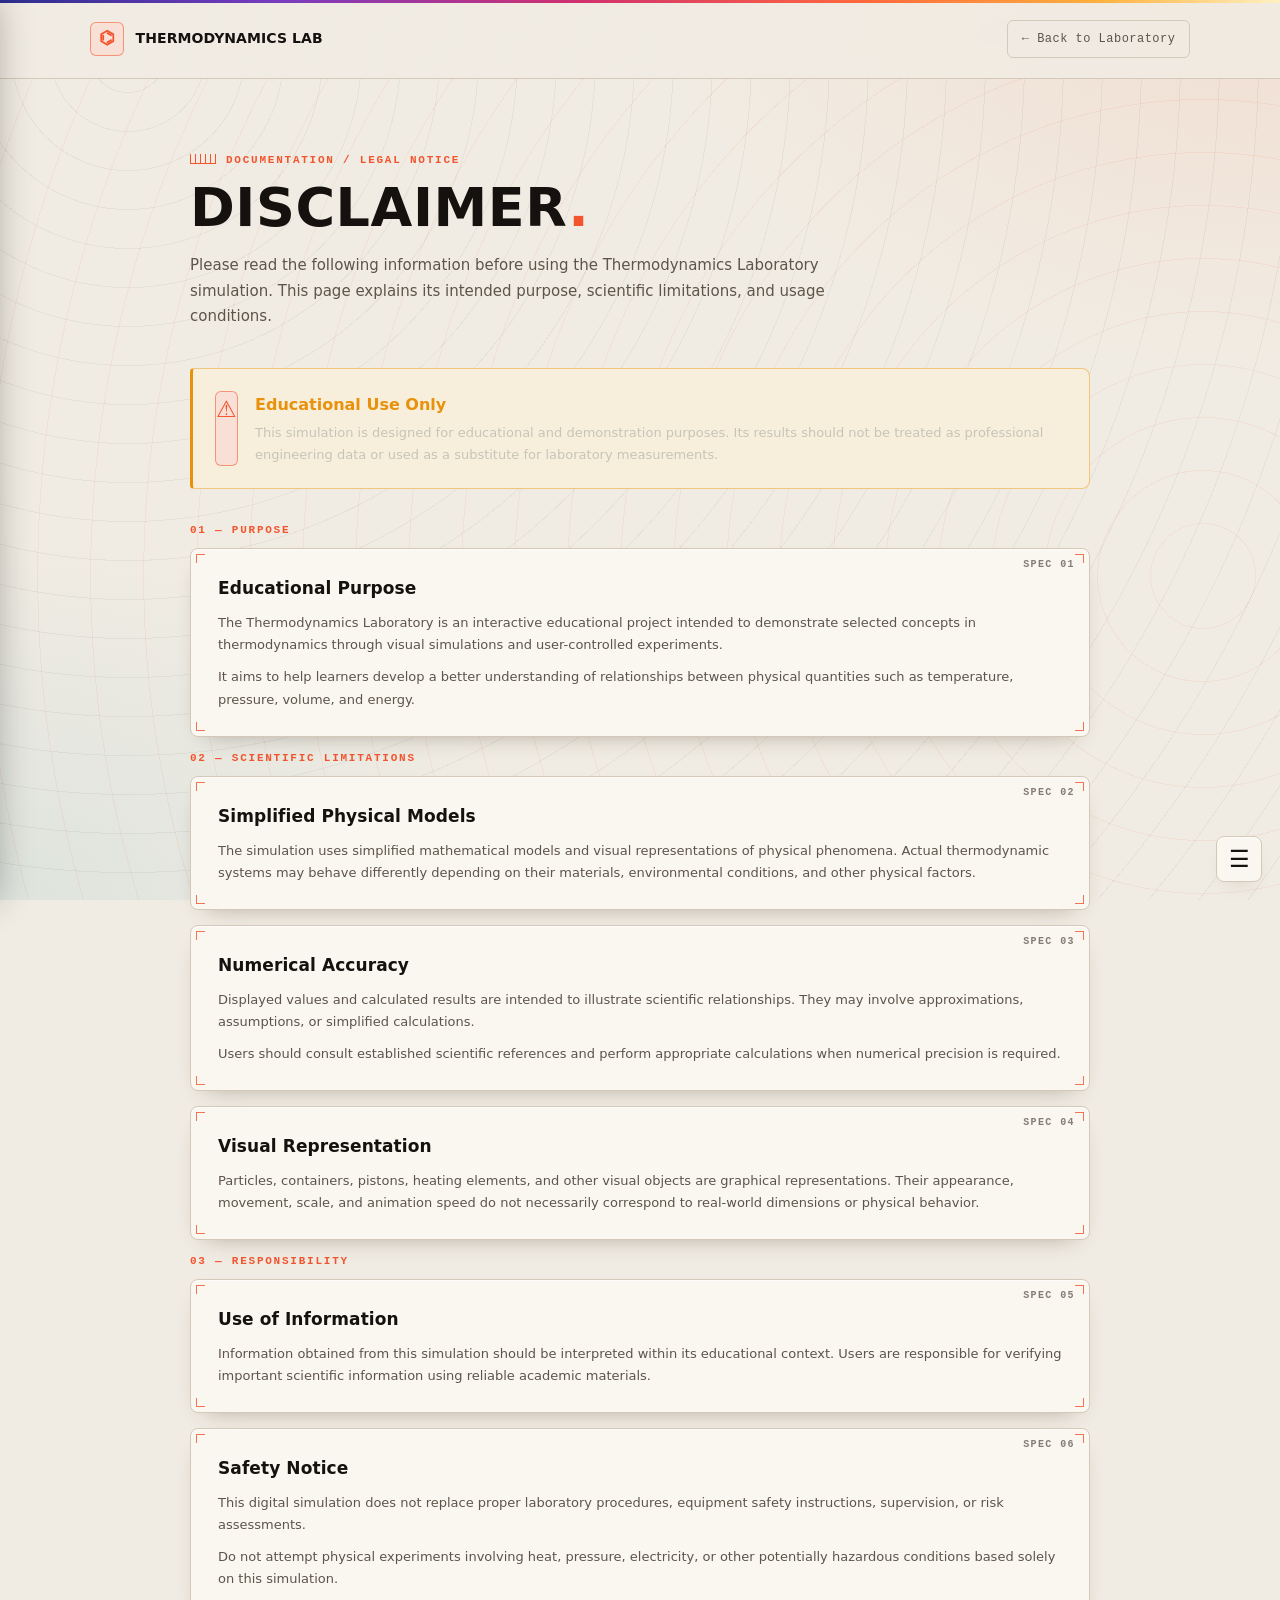
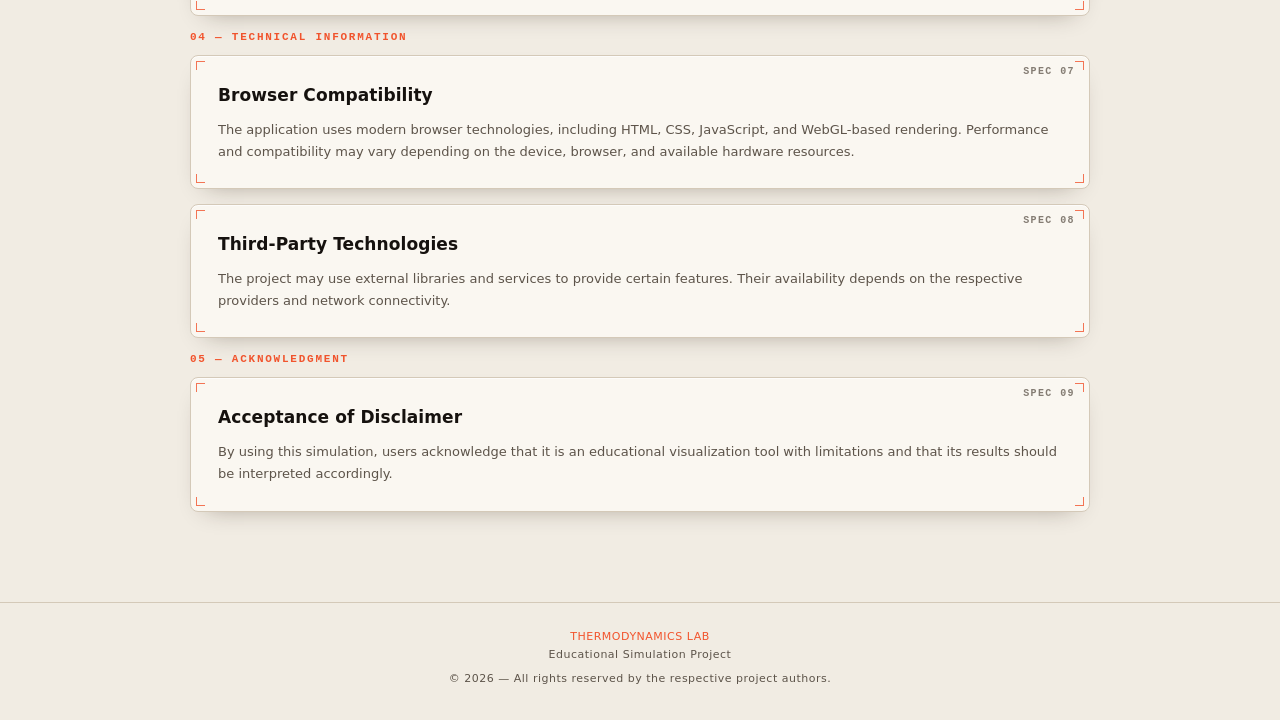
<file: disclaimer.html>
<!DOCTYPE html>
<html lang="en">
<head>
<meta charset="UTF-8">
<meta name="viewport" content="width=device-width, initial-scale=1.0">
<meta name="theme-color" content="#080d18">

<title>Disclaimer | Thermodynamics Laboratory</title>

<style>
:root {
    --bg: #080d18;
    --panel: rgba(17, 28, 46, 0.78);
    --border: rgba(120, 180, 220, 0.17);
    --text: #e5edf7;
    --muted: #91a3ba;
    --cyan: #55d9f5;
    --blue: #438bff;
    --warning: #f4c66a;
}

* {
    margin: 0;
    padding: 0;
    box-sizing: border-box;
}

body {
    min-height: 100vh;
    background:
        radial-gradient(ellipse at 15% 10%, rgba(30, 100, 180, .17), transparent 45%),
        radial-gradient(ellipse at 85% 70%, rgba(0, 180, 210, .09), transparent 40%),
        linear-gradient(145deg, #080d18, #0b1423 55%, #080d18);
    color: var(--text);
    font-family: "Segoe UI", Arial, sans-serif;
    line-height: 1.7;
    overflow-x: hidden;
}

/* Background grid */

body::before {
    content: "";
    position: fixed;
    inset: 0;
    pointer-events: none;
    opacity: .13;
    background-image:
        linear-gradient(rgba(110, 180, 220, .12) 1px, transparent 1px),
        linear-gradient(90deg, rgba(110, 180, 220, .12) 1px, transparent 1px);
    background-size: 42px 42px;
    mask-image: linear-gradient(to bottom, black, transparent 85%);
}

/* Navigation */

nav {
    position: relative;
    z-index: 2;
    display: flex;
    align-items: center;
    justify-content: space-between;
    padding: 20px 7%;
    border-bottom: 1px solid var(--border);
    background: rgba(8, 13, 24, .7);
    backdrop-filter: blur(16px);
}

.brand {
    display: flex;
    align-items: center;
    gap: 12px;
    font-size: 14px;
    font-weight: 700;
    letter-spacing: 1.5px;
}

.brand-icon {
    width: 34px;
    height: 34px;
    display: grid;
    place-items: center;
    border: 1px solid rgba(85, 217, 245, .4);
    border-radius: 9px;
    color: var(--cyan);
    background: rgba(85, 217, 245, .08);
    font-size: 18px;
}

.home-link {
    color: var(--muted);
    text-decoration: none;
    font-size: 13px;
    border: 1px solid var(--border);
    border-radius: 8px;
    padding: 8px 14px;
    transition: .2s;
}

.home-link:hover {
    color: var(--cyan);
    border-color: var(--cyan);
    background: rgba(85, 217, 245, .07);
}

/* Main content */

main {
    width: min(900px, 88%);
    margin: 75px auto 90px;
    position: relative;
    z-index: 1;
}

.eyebrow {
    color: var(--cyan);
    font-size: 11px;
    font-weight: 700;
    letter-spacing: 3px;
    text-transform: uppercase;
    margin-bottom: 14px;
}

h1 {
    font-size: clamp(34px, 6vw, 54px);
    line-height: 1.15;
    letter-spacing: -1.5px;
    margin-bottom: 18px;
}

h1 span {
    color: var(--cyan);
}

.intro {
    max-width: 680px;
    color: var(--muted);
    font-size: 15px;
    margin-bottom: 38px;
}

/* Notice */

.notice {
    display: flex;
    gap: 17px;
    padding: 22px;
    margin-bottom: 35px;
    border: 1px solid rgba(244, 198, 106, .3);
    border-radius: 14px;
    background: rgba(244, 198, 106, .055);
}

.notice-icon {
    color: var(--warning);
    font-size: 23px;
}

.notice strong {
    display: block;
    color: var(--warning);
    margin-bottom: 4px;
}

.notice p {
    color: #c6c5b8;
    font-size: 13px;
}

/* Content cards */

.section-label {
    color: var(--cyan);
    font-size: 10px;
    font-weight: 700;
    letter-spacing: 2px;
    margin-bottom: 12px;
}

.content-card {
    padding: 25px 27px;
    margin-bottom: 15px;
    background: var(--panel);
    border: 1px solid var(--border);
    border-radius: 13px;
    backdrop-filter: blur(12px);
    transition: border-color .2s, transform .2s;
}

.content-card:hover {
    border-color: rgba(85, 217, 245, .38);
    transform: translateY(-2px);
}

.content-card h2 {
    font-size: 17px;
    margin-bottom: 9px;
    font-weight: 650;
}

.content-card p {
    color: var(--muted);
    font-size: 13px;
}

.content-card ul {
    margin: 12px 0 0 20px;
    color: var(--muted);
    font-size: 13px;
}

.content-card li {
    padding: 3px 0;
}

footer {
    position: relative;
    z-index: 1;
    text-align: center;
    padding: 25px 15px;
    border-top: 1px solid var(--border);
    color: #63758b;
    font-size: 11px;
    letter-spacing: .5px;
}

footer span {
    color: var(--cyan);
}

/* Mobile */

@media (max-width: 600px) {
    nav {
        padding: 16px 6%;
    }

    .brand {
        font-size: 11px;
        letter-spacing: 1px;
    }

    main {
        width: 88%;
        margin: 50px auto 65px;
    }

    .content-card {
        padding: 20px;
    }

    .notice {
        padding: 17px;
    }
}
</style>
    <link rel="stylesheet" href="navigation.css">
<link rel="stylesheet" href="extras.css">
</head>

<body>

<nav>
    <div class="brand">
        <div class="brand-icon">⌬</div>
        <span>THERMODYNAMICS LAB</span>
    </div>

    <a class="home-link" href="index.html">
        ← Back to Laboratory
    </a>
</nav>

<main>

    <div class="eyebrow">Documentation / Legal Notice</div>

    <h1>Disclaimer<span>.</span></h1>

    <p class="intro">
        Please read the following information before using the
        Thermodynamics Laboratory simulation. This page explains
        its intended purpose, scientific limitations, and usage
        conditions.
    </p>

    <div class="notice">
        <div class="notice-icon">⚠</div>
        <div>
            <strong>Educational Use Only</strong>
            <p>
                This simulation is designed for educational and
                demonstration purposes. Its results should not be
                treated as professional engineering data or used
                as a substitute for laboratory measurements.
            </p>
        </div>
    </div>

    <div class="section-label">01 — PURPOSE</div>

    <section class="content-card">
        <h2>Educational Purpose</h2>
        <p>
            The Thermodynamics Laboratory is an interactive
            educational project intended to demonstrate selected
            concepts in thermodynamics through visual simulations
            and user-controlled experiments.
        </p>
        <p style="margin-top:10px">
            It aims to help learners develop a better understanding
            of relationships between physical quantities such as
            temperature, pressure, volume, and energy.
        </p>
    </section>

    <div class="section-label">02 — SCIENTIFIC LIMITATIONS</div>

    <section class="content-card">
        <h2>Simplified Physical Models</h2>
        <p>
            The simulation uses simplified mathematical models
            and visual representations of physical phenomena.
            Actual thermodynamic systems may behave differently
            depending on their materials, environmental conditions,
            and other physical factors.
        </p>
    </section>

    <section class="content-card">
        <h2>Numerical Accuracy</h2>
        <p>
            Displayed values and calculated results are intended
            to illustrate scientific relationships. They may
            involve approximations, assumptions, or simplified
            calculations.
        </p>
        <p style="margin-top:10px">
            Users should consult established scientific references
            and perform appropriate calculations when numerical
            precision is required.
        </p>
    </section>

    <section class="content-card">
        <h2>Visual Representation</h2>
        <p>
            Particles, containers, pistons, heating elements,
            and other visual objects are graphical representations.
            Their appearance, movement, scale, and animation speed
            do not necessarily correspond to real-world dimensions
            or physical behavior.
        </p>
    </section>

    <div class="section-label">03 — RESPONSIBILITY</div>

    <section class="content-card">
        <h2>Use of Information</h2>
        <p>
            Information obtained from this simulation should be
            interpreted within its educational context. Users are
            responsible for verifying important scientific
            information using reliable academic materials.
        </p>
    </section>

    <section class="content-card">
        <h2>Safety Notice</h2>
        <p>
            This digital simulation does not replace proper
            laboratory procedures, equipment safety instructions,
            supervision, or risk assessments.
        </p>
        <p style="margin-top:10px">
            Do not attempt physical experiments involving heat,
            pressure, electricity, or other potentially hazardous
            conditions based solely on this simulation.
        </p>
    </section>

    <div class="section-label">04 — TECHNICAL INFORMATION</div>

    <section class="content-card">
        <h2>Browser Compatibility</h2>
        <p>
            The application uses modern browser technologies,
            including HTML, CSS, JavaScript, and WebGL-based
            rendering. Performance and compatibility may vary
            depending on the device, browser, and available
            hardware resources.
        </p>
    </section>

    <section class="content-card">
        <h2>Third-Party Technologies</h2>
        <p>
            The project may use external libraries and services
            to provide certain features. Their availability
            depends on the respective providers and network
            connectivity.
        </p>
    </section>

    <div class="section-label">05 — ACKNOWLEDGMENT</div>

    <section class="content-card">
        <h2>Acceptance of Disclaimer</h2>
        <p>
            By using this simulation, users acknowledge that
            it is an educational visualization tool with
            limitations and that its results should be
            interpreted accordingly.
        </p>
    </section>

</main>

<footer>
    <span>THERMODYNAMICS LAB</span>
    <p>Educational Simulation Project</p>
    <p style="margin-top:5px">
        © 2026 — All rights reserved by the respective project authors.
    </p>
</footer>

    <script src="navigation.js"></script>
<script src="extras.js"></script>
</body>
</html>
</file>
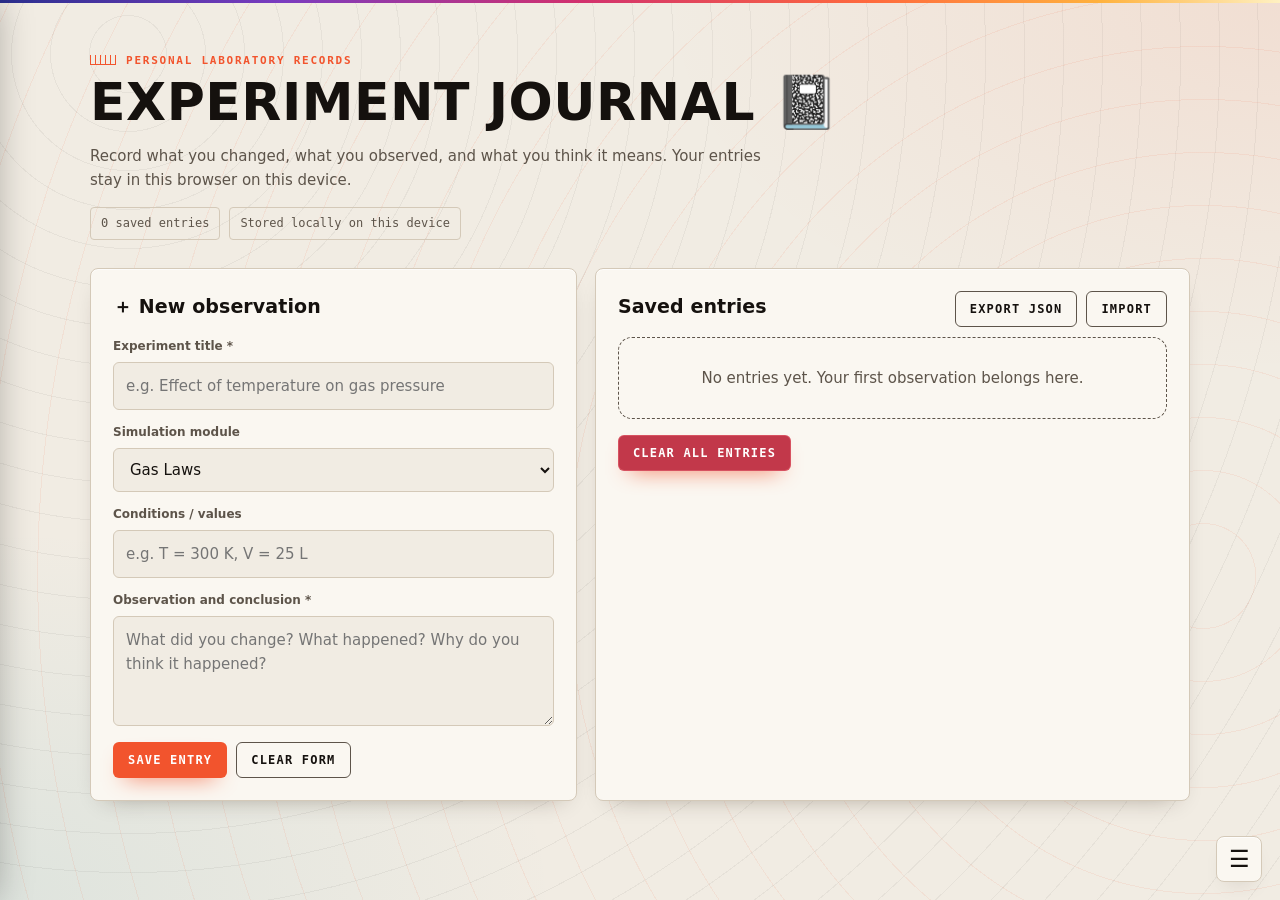
<file: journal.html>
<!DOCTYPE html>
<html lang="en"><head><meta charset="UTF-8"><meta name="viewport" content="width=device-width, initial-scale=1"><meta name="theme-color" content="#080d1c"><title>Experiment Journal | Thermo Lab 3D</title><link rel="stylesheet" href="navigation.css"><link rel="stylesheet" href="extras.css"><style>
*{box-sizing:border-box}body{margin:0;min-height:100vh;background:radial-gradient(circle at 12% 0%,#19365a 0,transparent 35%),#080d1c;color:#eaf1ff;font:15px/1.6 system-ui,sans-serif}.wrap{width:min(1100px,calc(100% - 32px));margin:0 auto;padding:54px 0 80px}.eyebrow{color:#62d4ff;font-size:11px;font-weight:800;letter-spacing:2px;text-transform:uppercase}h1{font-size:clamp(32px,6vw,52px);line-height:1.08;margin:9px 0} .sub{color:#a9bad3;max-width:700px}.layout{display:grid;grid-template-columns:minmax(0, .9fr) minmax(0,1.1fr);gap:18px;margin-top:28px}.panel{background:rgba(18,31,55,.78);border:1px solid #9bb7e326;border-radius:20px;padding:22px;box-shadow:0 16px 45px #0002}.panel h2{margin:0 0 15px;font-size:19px}.field{display:grid;gap:6px;margin:13px 0}.field label{font-size:12px;color:#b8c9e2;font-weight:700}.field input,.field select,.field textarea{width:100%;padding:11px 12px;border-radius:11px;border:1px solid #9bb7e344;background:#0b162b;color:#f0f5ff;font:inherit;outline:none}.field textarea{min-height:110px;resize:vertical}.field input:focus,.field textarea:focus,.field select:focus{border-color:#62d4ff}.actions{display:flex;gap:9px;flex-wrap:wrap;margin-top:16px}.btn{border:1px solid #62d4ff55;border-radius:11px;padding:10px 14px;background:#17405e;color:white;font-weight:750;cursor:pointer}.btn.secondary{background:#111f38;border-color:#9bb7e333}.btn.danger{background:#45202a;border-color:#ff879155}.entries{display:grid;gap:12px}.entry{padding:15px;border-radius:14px;background:#0c1930;border:1px solid #9bb7e322}.entry h3{margin:0;font-size:16px}.entry small{color:#8fa5c4}.entry p{white-space:pre-wrap;color:#c7d5e9;margin:9px 0 0}.entry-top{display:flex;justify-content:space-between;gap:10px;align-items:flex-start}.empty{padding:28px 12px;text-align:center;color:#8fa5c4;border:1px dashed #9bb7e344;border-radius:14px}.metric{display:flex;gap:9px;flex-wrap:wrap;margin-top:15px}.pill{font-size:12px;padding:6px 10px;border-radius:999px;background:#142b46;color:#b9d8ef}@media(max-width:760px){.layout{grid-template-columns:1fr}.wrap{padding-top:35px}.panel{padding:18px}}
</style></head><body><main class="wrap"><div class="eyebrow">Personal laboratory records</div><h1>Experiment Journal <span style="color:#62d4ff">📓</span></h1><p class="sub">Record what you changed, what you observed, and what you think it means. Your entries stay in this browser on this device.</p><div class="metric"><span class="pill" id="entry-count">0 saved entries</span><span class="pill">Stored locally on this device</span></div>
<div class="layout"><section class="panel"><h2>＋ New observation</h2><form id="journal-form"><div class="field"><label for="title">Experiment title *</label><input id="title" maxlength="90" required placeholder="e.g. Effect of temperature on gas pressure"></div><div class="field"><label for="module">Simulation module</label><select id="module"><option value="Gas Laws">Gas Laws</option><option value="Phase Change">Phase Change</option><option value="First Law">First Law</option><option value="Other">Other / General note</option></select></div><div class="field"><label for="conditions">Conditions / values</label><input id="conditions" maxlength="180" placeholder="e.g. T = 300 K, V = 25 L"></div><div class="field"><label for="observation">Observation and conclusion *</label><textarea id="observation" maxlength="3000" required placeholder="What did you change? What happened? Why do you think it happened?"></textarea></div><div class="actions"><button class="btn" type="submit">Save entry</button><button class="btn secondary" type="reset">Clear form</button></div></form></section>
<section class="panel"><div class="entry-top"><h2>Saved entries</h2><div class="actions" style="margin:0"><button class="btn secondary" id="export" type="button">Export JSON</button><button class="btn secondary" id="import" type="button">Import</button><input id="import-file" type="file" accept="application/json,.json" hidden></div></div><div class="entries" id="entries"><div class="empty">No entries yet. Your first observation belongs here.</div></div><div class="actions"><button class="btn danger" id="clear-all" type="button">Clear all entries</button></div></section></div></main>
<script src="navigation.js"></script><script src="extras.js"></script><script>
(()=>{const KEY='thermolab3d_journal_v1',form=document.getElementById('journal-form'),list=document.getElementById('entries'),count=document.getElementById('entry-count');let entries=[];try{entries=JSON.parse(localStorage.getItem(KEY)||'[]');if(!Array.isArray(entries))entries=[]}catch(e){entries=[]}const persist=()=>{localStorage.setItem(KEY,JSON.stringify(entries));render()};const esc=s=>String(s??'').replace(/[&<>"']/g,c=>({'&':'&amp;','<':'&lt;','>':'&gt;','"':'&quot;',"'":'&#39;'}[c]));function render(){count.textContent=entries.length+' saved entr'+(entries.length===1?'y':'ies');if(!entries.length){list.innerHTML='<div class="empty">No entries yet. Your first observation belongs here.</div>';return}list.innerHTML=entries.slice().reverse().map(e=>`<article class="entry"><div class="entry-top"><div><h3>${esc(e.title)}</h3><small>${esc(e.module)} · ${new Date(e.date).toLocaleString()}</small></div><button class="btn danger" data-delete="${e.id}" type="button">Delete</button></div>${e.conditions?`<p><b>Conditions:</b> ${esc(e.conditions)}</p>`:''}<p>${esc(e.observation)}</p></article>`).join('')}
form.addEventListener('submit',e=>{e.preventDefault();const item={id:Date.now().toString(36)+Math.random().toString(36).slice(2,7),date:new Date().toISOString(),title:document.getElementById('title').value.trim(),module:document.getElementById('module').value,conditions:document.getElementById('conditions').value.trim(),observation:document.getElementById('observation').value.trim()};if(!item.title||!item.observation)return;entries.push(item);persist();form.reset();window.ThermoLabExtras?.recordJournal();window.ThermoLabExtras?.toast('Observation saved to your local journal.')});
list.addEventListener('click',e=>{const b=e.target.closest('[data-delete]');if(!b)return;entries=entries.filter(x=>x.id!==b.dataset.delete);persist()});document.getElementById('export').onclick=()=>{const blob=new Blob([JSON.stringify({app:'Thermo Lab 3D',version:1,entries},null,2)],{type:'application/json'});const a=document.createElement('a');a.href=URL.createObjectURL(blob);a.download='thermo-lab-journal.json';a.click();URL.revokeObjectURL(a.href)};document.getElementById('import').onclick=()=>document.getElementById('import-file').click();document.getElementById('import-file').onchange=async e=>{const f=e.target.files[0];if(!f)return;try{const d=JSON.parse(await f.text()),incoming=Array.isArray(d)?d:d.entries;if(!Array.isArray(incoming))throw Error();const known=new Set(entries.map(x=>x.id));incoming.forEach(x=>{if(x&&x.title&&x.observation&&!known.has(x.id)){entries.push({...x,id:x.id||Date.now().toString(36)+Math.random().toString(36).slice(2,5)});}});persist();window.ThermoLabExtras?.toast('Journal import complete.')}catch(_){alert('That file does not look like a valid Thermo Lab journal export.')}e.target.value=''};document.getElementById('clear-all').onclick=()=>{if(entries.length&&confirm('Delete every saved journal entry from this browser? This cannot be undone.')){entries=[];persist()}};render()})();
</script></body></html>
</file>
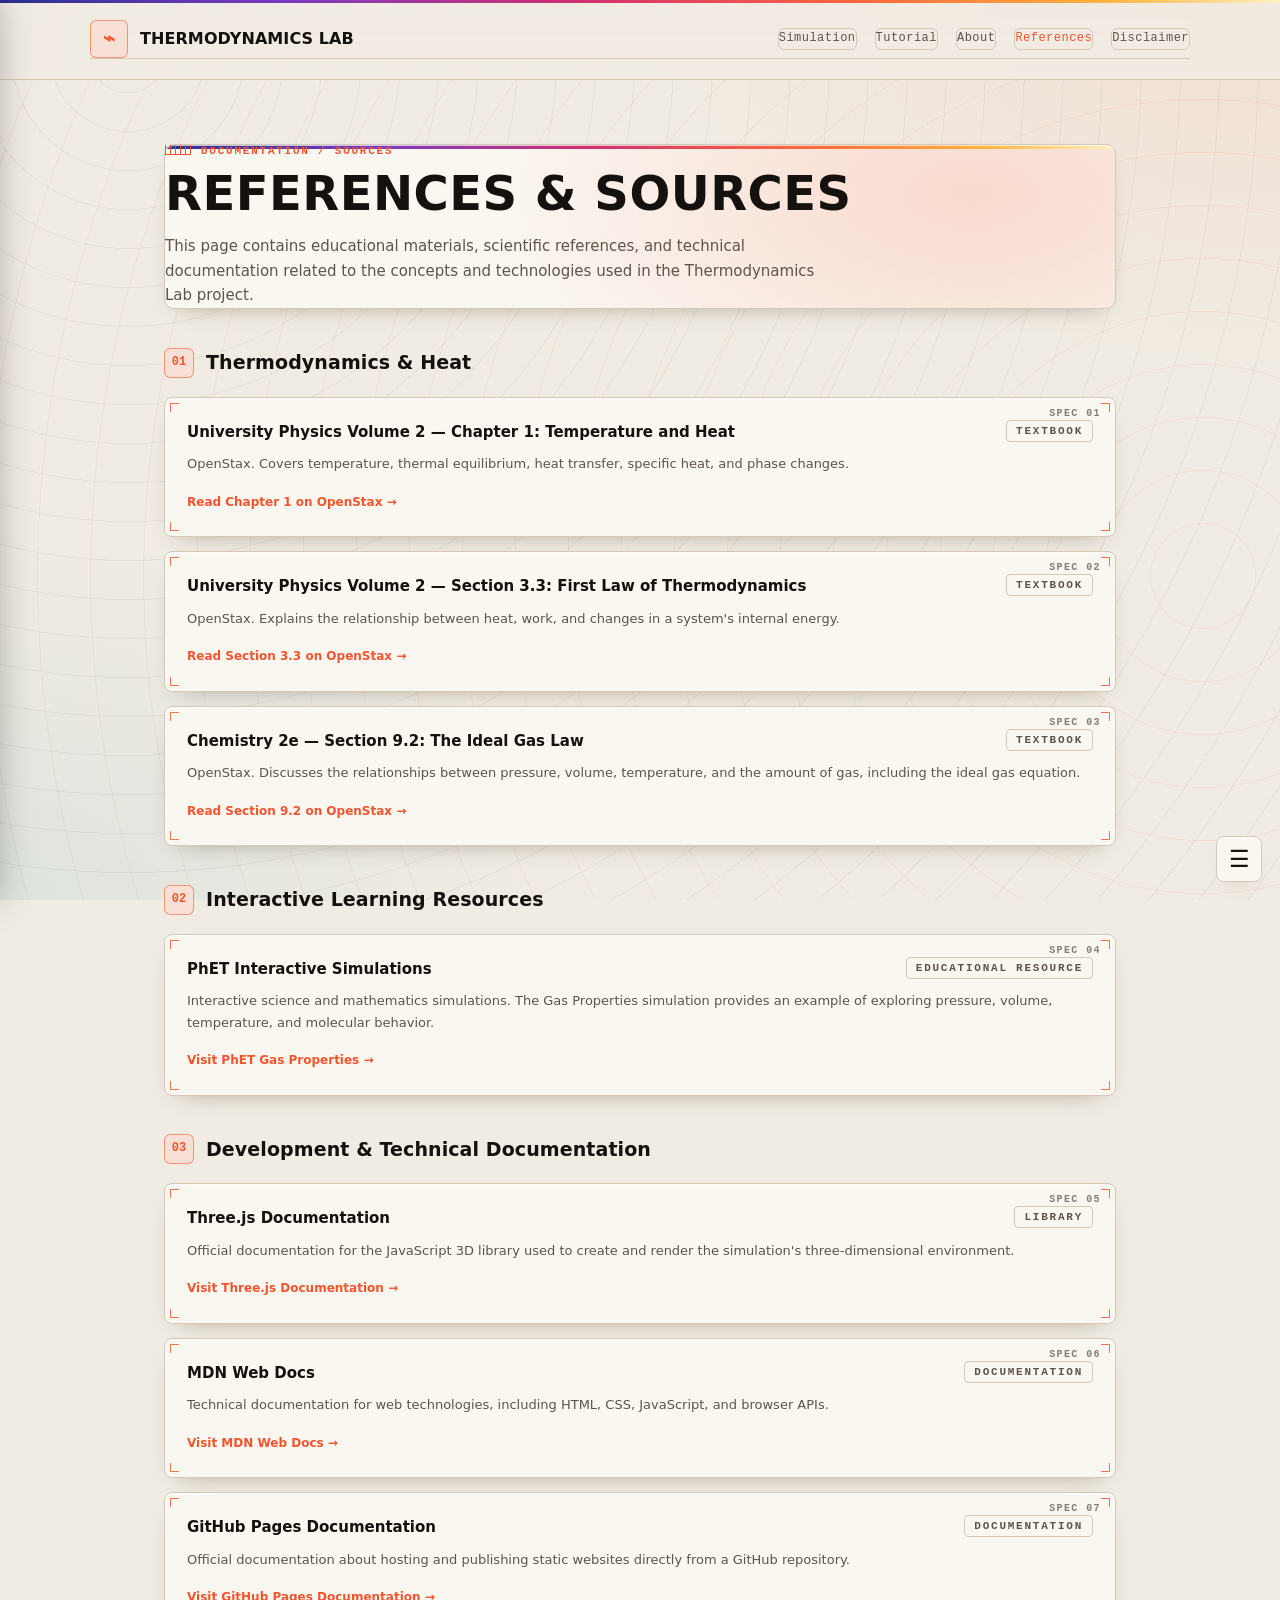
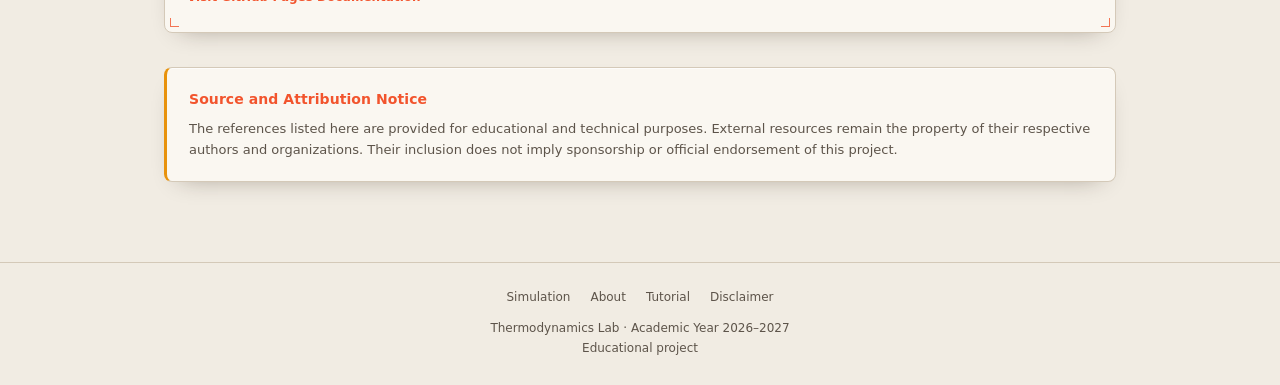
<file: references.html>
<!DOCTYPE html>
<html lang="en">
<head>
<meta charset="UTF-8">
<meta name="viewport" content="width=device-width, initial-scale=1.0">
<meta name="theme-color" content="#080d18">
<title>References | Thermodynamics Lab</title>

<style>
:root {
    --bg: #080d18;
    --panel: rgba(17, 27, 45, .82);
    --panel2: rgba(25, 38, 60, .72);
    --border: rgba(148, 170, 205, .16);
    --text: #e8eef8;
    --muted: #91a2ba;
    --accent: #53c8ff;
    --accent2: #8b8cff;
    --green: #65e6b3;
}

* {
    box-sizing: border-box;
    margin: 0;
    padding: 0;
}

body {
    min-height: 100vh;
    color: var(--text);
    background:
        radial-gradient(circle at 80% 0%, rgba(50, 105, 180, .16), transparent 35%),
        radial-gradient(circle at 10% 30%, rgba(80, 80, 180, .10), transparent 30%),
        var(--bg);
    font-family: Inter, "Segoe UI", Arial, sans-serif;
    line-height: 1.65;
}

body::before {
    content: "";
    position: fixed;
    inset: 0;
    pointer-events: none;
    opacity: .16;
    background-image:
        linear-gradient(rgba(130, 160, 200, .08) 1px, transparent 1px),
        linear-gradient(90deg, rgba(130, 160, 200, .08) 1px, transparent 1px);
    background-size: 42px 42px;
}

a {
    color: inherit;
}

header {
    position: relative;
    z-index: 1;
    padding: 20px 6%;
    border-bottom: 1px solid var(--border);
    background: rgba(8, 13, 24, .72);
    backdrop-filter: blur(16px);
}

.nav {
    max-width: 1100px;
    margin: auto;
    display: flex;
    justify-content: space-between;
    align-items: center;
    gap: 18px;
    flex-wrap: wrap;
}

.brand {
    display: flex;
    align-items: center;
    gap: 12px;
    font-weight: 750;
    letter-spacing: .3px;
}

.brand-icon {
    width: 38px;
    height: 38px;
    display: grid;
    place-items: center;
    border-radius: 12px;
    color: var(--accent);
    background: rgba(83, 200, 255, .12);
    border: 1px solid rgba(83, 200, 255, .25);
    font-size: 20px;
}

.nav-links {
    display: flex;
    flex-wrap: wrap;
    gap: 18px;
}

.nav-links a {
    color: var(--muted);
    text-decoration: none;
    font-size: 13px;
    transition: color .2s;
}

.nav-links a:hover,
.nav-links a.active {
    color: var(--accent);
}

main {
    position: relative;
    z-index: 1;
    max-width: 1000px;
    margin: auto;
    padding: 64px 24px 80px;
}

.hero {
    margin-bottom: 38px;
}

.eyebrow {
    color: var(--accent);
    font-size: 11px;
    font-weight: 800;
    letter-spacing: 2.5px;
    text-transform: uppercase;
    margin-bottom: 12px;
}

h1 {
    font-size: clamp(32px, 6vw, 48px);
    line-height: 1.15;
    letter-spacing: -1.5px;
    margin-bottom: 16px;
}

.hero p {
    max-width: 680px;
    color: var(--muted);
    font-size: 15px;
}

.section {
    margin-top: 38px;
}

.section-heading {
    display: flex;
    align-items: center;
    gap: 12px;
    margin-bottom: 18px;
}

.section-number {
    width: 30px;
    height: 30px;
    display: grid;
    place-items: center;
    border-radius: 9px;
    color: var(--accent);
    background: rgba(83, 200, 255, .1);
    border: 1px solid rgba(83, 200, 255, .2);
    font-size: 12px;
    font-weight: 800;
}

h2 {
    font-size: 19px;
    font-weight: 700;
}

.reference-list {
    display: grid;
    gap: 14px;
}

.reference {
    padding: 22px;
    border: 1px solid var(--border);
    border-radius: 16px;
    background: var(--panel);
    backdrop-filter: blur(12px);
    transition: transform .2s, border-color .2s;
}

.reference:hover {
    transform: translateY(-2px);
    border-color: rgba(83, 200, 255, .4);
}

.ref-top {
    display: flex;
    justify-content: space-between;
    align-items: flex-start;
    gap: 12px;
    margin-bottom: 9px;
}

.ref-title {
    font-size: 15px;
    font-weight: 750;
    color: var(--text);
}

.ref-type {
    flex-shrink: 0;
    padding: 4px 9px;
    border-radius: 20px;
    color: var(--green);
    background: rgba(101, 230, 179, .09);
    border: 1px solid rgba(101, 230, 179, .17);
    font-size: 10px;
    font-weight: 750;
    text-transform: uppercase;
    letter-spacing: .6px;
}

.reference p {
    color: var(--muted);
    font-size: 13px;
    margin-bottom: 13px;
}

.reference a {
    display: inline-block;
    color: var(--accent);
    font-size: 12px;
    font-weight: 650;
    text-decoration: none;
    overflow-wrap: anywhere;
}

.reference a:hover {
    text-decoration: underline;
}

.note {
    margin-top: 34px;
    padding: 20px 22px;
    border-radius: 14px;
    background: var(--panel2);
    border: 1px solid var(--border);
}

.note h3 {
    font-size: 14px;
    margin-bottom: 7px;
    color: var(--accent);
}

.note p {
    font-size: 13px;
    color: var(--muted);
}

footer {
    position: relative;
    z-index: 1;
    padding: 25px 20px;
    text-align: center;
    border-top: 1px solid var(--border);
    color: var(--muted);
    font-size: 12px;
}

.footer-links {
    display: flex;
    justify-content: center;
    flex-wrap: wrap;
    gap: 20px;
    margin-bottom: 12px;
}

.footer-links a {
    color: var(--muted);
    text-decoration: none;
}

.footer-links a:hover {
    color: var(--accent);
}

@media (max-width: 600px) {
    header {
        padding: 16px 5%;
    }

    .nav {
        align-items: flex-start;
        flex-direction: column;
    }

    .nav-links {
        gap: 15px;
    }

    main {
        padding: 46px 17px 60px;
    }

    .reference {
        padding: 18px;
    }

    .ref-top {
        flex-direction: column;
        gap: 7px;
    }
}
</style>
    <link rel="stylesheet" href="navigation.css">
<link rel="stylesheet" href="extras.css">
</head>

<body>

<header>
    <nav class="nav">
        <div class="brand">
            <div class="brand-icon">⌁</div>
            <span>THERMODYNAMICS LAB</span>
        </div>

        <div class="nav-links">
            <a href="index.html">Simulation</a>
            <a href="tutorial.html">Tutorial</a>
            <a href="about.html">About</a>
            <a href="references.html" class="active">References</a>
            <a href="disclaimer.html">Disclaimer</a>
        </div>
    </nav>
</header>

<main>

    <section class="hero">
        <div class="eyebrow">Documentation / Sources</div>
        <h1>References & Sources</h1>
        <p>
            This page contains educational materials, scientific references,
            and technical documentation related to the concepts and technologies
            used in the Thermodynamics Lab project.
        </p>
    </section>

    <section class="section">
        <div class="section-heading">
            <div class="section-number">01</div>
            <h2>Thermodynamics & Heat</h2>
        </div>

        <div class="reference-list">

            <article class="reference">
                <div class="ref-top">
                    <div class="ref-title">
                        University Physics Volume 2 — Chapter 1:
                        Temperature and Heat
                    </div>
                    <span class="ref-type">Textbook</span>
                </div>
                <p>
                    OpenStax. Covers temperature, thermal equilibrium,
                    heat transfer, specific heat, and phase changes.
                </p>
                <a href="https://openstax.org/books/university-physics-volume-2/pages/1-introduction"
                   target="_blank" rel="noopener noreferrer">
                    Read Chapter 1 on OpenStax →
                </a>
            </article>

            <article class="reference">
                <div class="ref-top">
                    <div class="ref-title">
                        University Physics Volume 2 — Section 3.3:
                        First Law of Thermodynamics
                    </div>
                    <span class="ref-type">Textbook</span>
                </div>
                <p>
                    OpenStax. Explains the relationship between heat,
                    work, and changes in a system's internal energy.
                </p>
                <a href="https://openstax.org/books/university-physics-volume-2/pages/3-3-first-law-of-thermodynamics"
                   target="_blank" rel="noopener noreferrer">
                    Read Section 3.3 on OpenStax →
                </a>
            </article>

            <article class="reference">
                <div class="ref-top">
                    <div class="ref-title">
                        Chemistry 2e — Section 9.2:
                        The Ideal Gas Law
                    </div>
                    <span class="ref-type">Textbook</span>
                </div>
                <p>
                    OpenStax. Discusses the relationships between pressure,
                    volume, temperature, and the amount of gas, including
                    the ideal gas equation.
                </p>
                <a href="https://openstax.org/books/chemistry-2e/pages/9-2-relating-pressure-volume-amount-and-temperature-the-ideal-gas-law"
                   target="_blank" rel="noopener noreferrer">
                    Read Section 9.2 on OpenStax →
                </a>
            </article>

        </div>
    </section>

    <section class="section">
        <div class="section-heading">
            <div class="section-number">02</div>
            <h2>Interactive Learning Resources</h2>
        </div>

        <div class="reference-list">

            <article class="reference">
                <div class="ref-top">
                    <div class="ref-title">
                        PhET Interactive Simulations
                    </div>
                    <span class="ref-type">Educational Resource</span>
                </div>
                <p>
                    Interactive science and mathematics simulations.
                    The Gas Properties simulation provides an example
                    of exploring pressure, volume, temperature, and
                    molecular behavior.
                </p>
                <a href="https://phet.colorado.edu/en/simulations/gas-properties"
                   target="_blank" rel="noopener noreferrer">
                    Visit PhET Gas Properties →
                </a>
            </article>

        </div>
    </section>

    <section class="section">
        <div class="section-heading">
            <div class="section-number">03</div>
            <h2>Development & Technical Documentation</h2>
        </div>

        <div class="reference-list">

            <article class="reference">
                <div class="ref-top">
                    <div class="ref-title">
                        Three.js Documentation
                    </div>
                    <span class="ref-type">Library</span>
                </div>
                <p>
                    Official documentation for the JavaScript 3D library
                    used to create and render the simulation's three-dimensional
                    environment.
                </p>
                <a href="https://threejs.org/docs/"
                   target="_blank" rel="noopener noreferrer">
                    Visit Three.js Documentation →
                </a>
            </article>

            <article class="reference">
                <div class="ref-top">
                    <div class="ref-title">
                        MDN Web Docs
                    </div>
                    <span class="ref-type">Documentation</span>
                </div>
                <p>
                    Technical documentation for web technologies,
                    including HTML, CSS, JavaScript, and browser APIs.
                </p>
                <a href="https://developer.mozilla.org/en-US/docs/Web"
                   target="_blank" rel="noopener noreferrer">
                    Visit MDN Web Docs →
                </a>
            </article>

            <article class="reference">
                <div class="ref-top">
                    <div class="ref-title">
                        GitHub Pages Documentation
                    </div>
                    <span class="ref-type">Documentation</span>
                </div>
                <p>
                    Official documentation about hosting and publishing
                    static websites directly from a GitHub repository.
                </p>
                <a href="https://docs.github.com/en/pages"
                   target="_blank" rel="noopener noreferrer">
                    Visit GitHub Pages Documentation →
                </a>
            </article>

        </div>
    </section>

    <div class="note">
        <h3>Source and Attribution Notice</h3>
        <p>
            The references listed here are provided for educational
            and technical purposes. External resources remain the
            property of their respective authors and organizations.
            Their inclusion does not imply sponsorship or official
            endorsement of this project.
        </p>
    </div>

</main>

<footer>
    <div class="footer-links">
        <a href="index.html">Simulation</a>
        <a href="about.html">About</a>
        <a href="tutorial.html">Tutorial</a>
        <a href="disclaimer.html">Disclaimer</a>
    </div>

    <p>Thermodynamics Lab · Academic Year 2026–2027</p>
    <p>Educational project</p>
</footer>

    <script src="navigation.js"></script>
<script src="extras.js"></script>
</body>
</html>
</file>
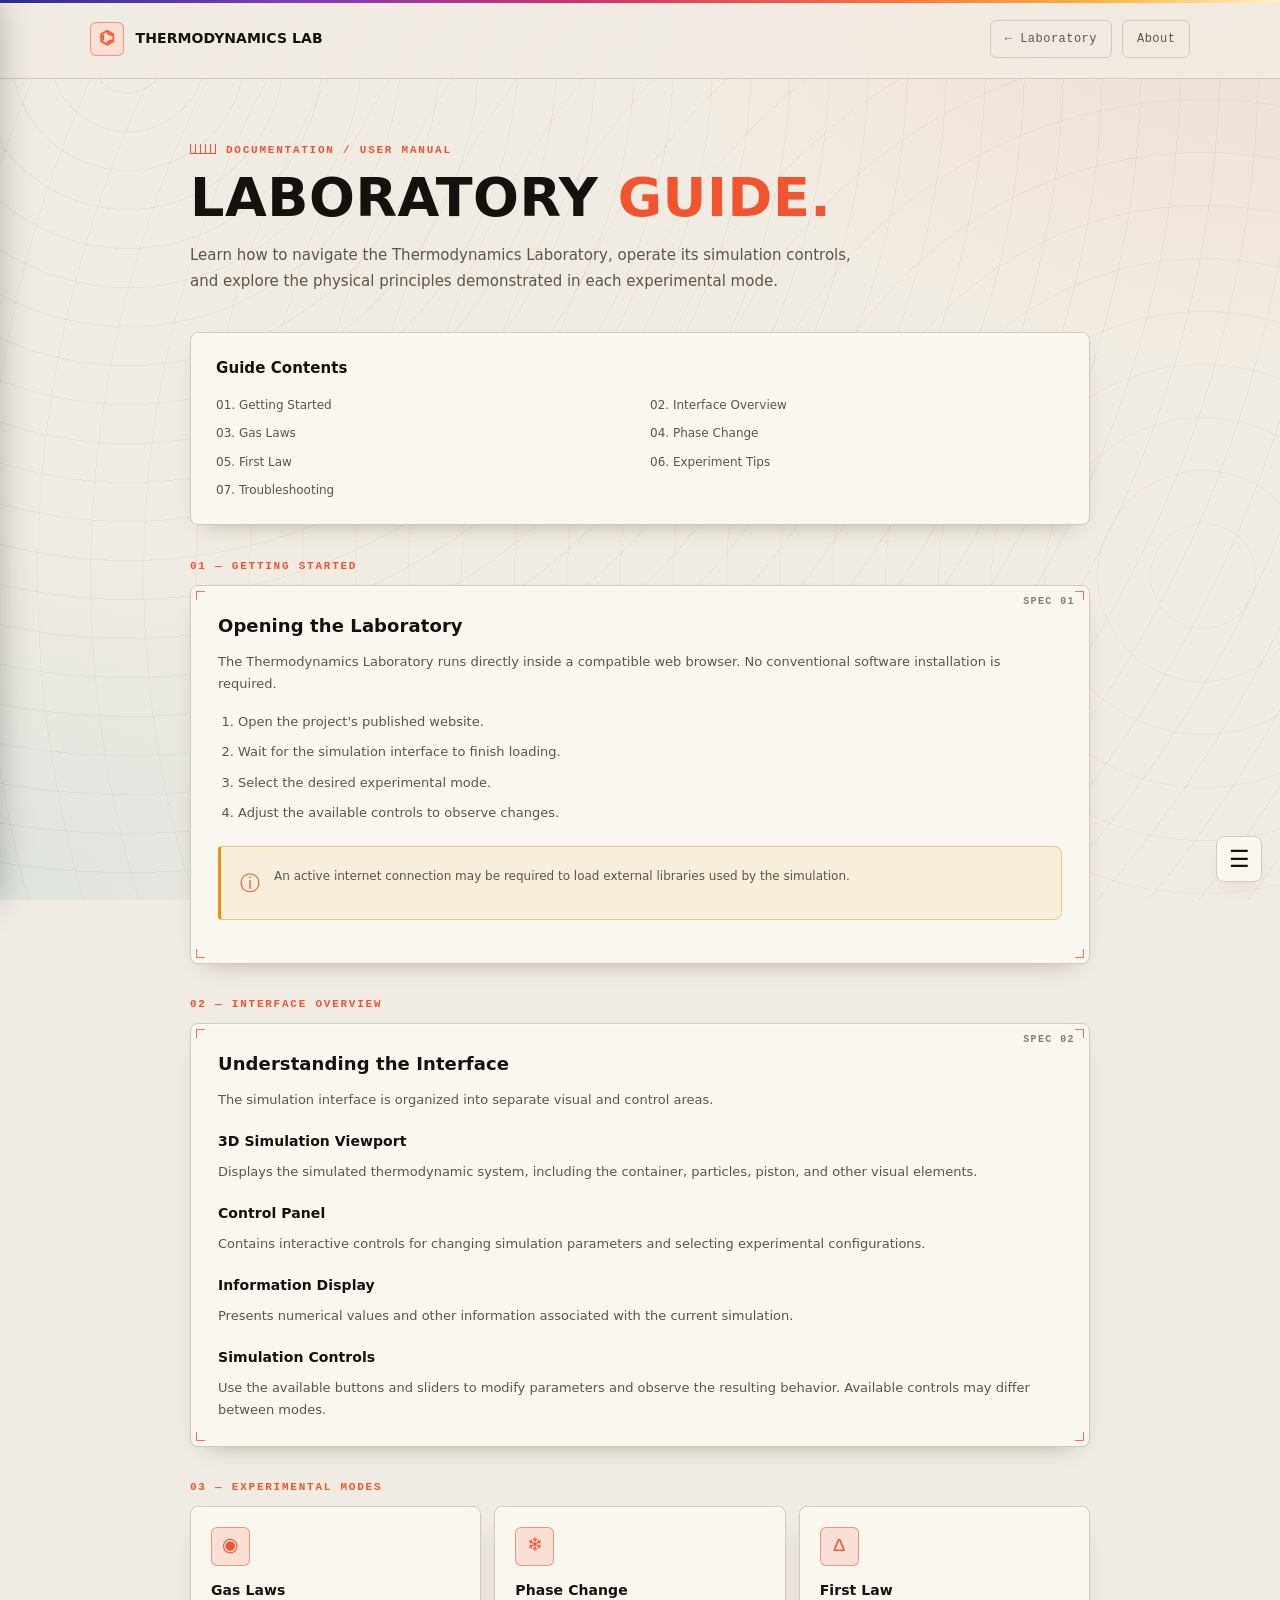
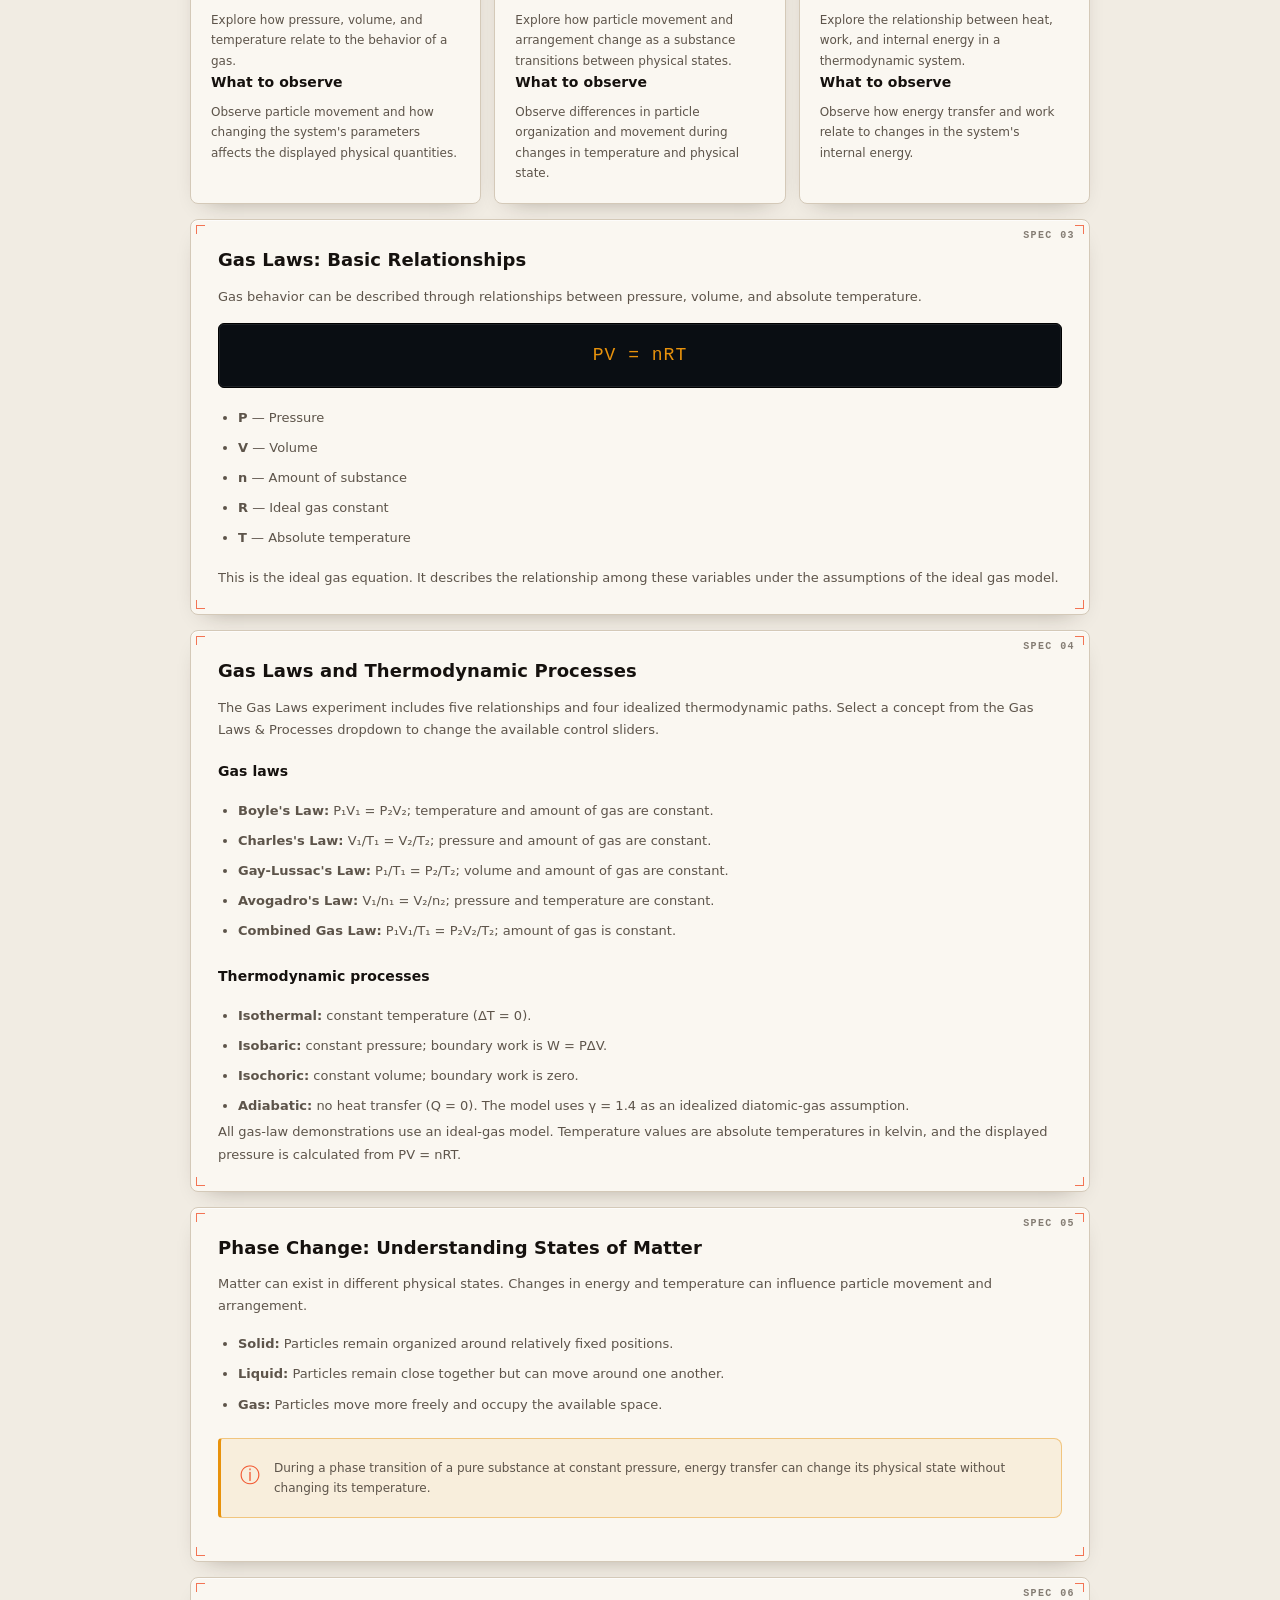
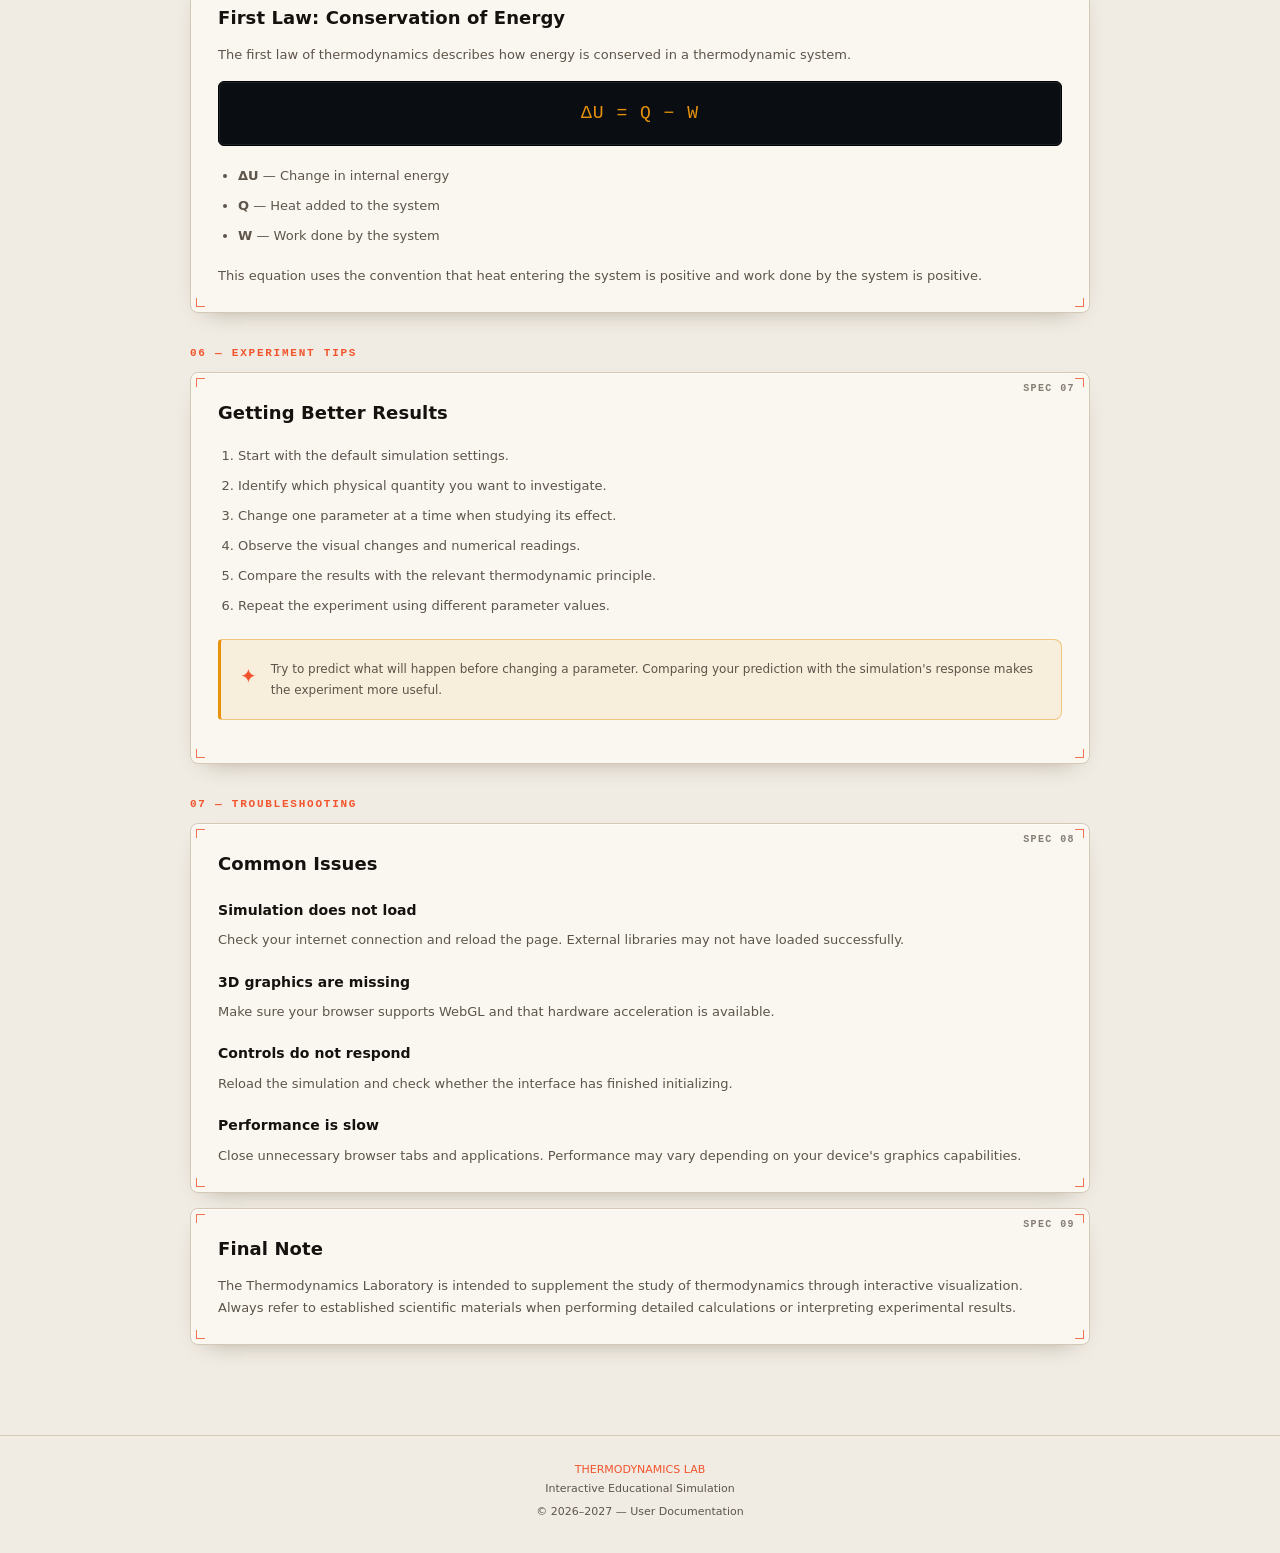
<file: tutorial.html>
<!DOCTYPE html>
<html lang="en">
<head>
<meta charset="UTF-8">
<meta name="viewport" content="width=device-width, initial-scale=1.0">
<meta name="theme-color" content="#080d18">

<title>User Guide | Thermodynamics Laboratory</title>

<style>
:root {
    --bg: #080d18;
    --panel: rgba(17, 28, 46, 0.78);
    --border: rgba(120, 180, 220, 0.17);
    --text: #e5edf7;
    --muted: #91a3ba;
    --cyan: #55d9f5;
    --blue: #438bff;
    --green: #62e6b0;
}

* {
    margin: 0;
    padding: 0;
    box-sizing: border-box;
}

html {
    scroll-behavior: smooth;
}

body {
    min-height: 100vh;
    background:
        radial-gradient(ellipse at 15% 10%, rgba(30, 100, 180, .17), transparent 45%),
        radial-gradient(ellipse at 85% 70%, rgba(0, 180, 210, .09), transparent 40%),
        linear-gradient(145deg, #080d18, #0b1423 55%, #080d18);
    color: var(--text);
    font-family: "Segoe UI", Arial, sans-serif;
    line-height: 1.7;
    overflow-x: hidden;
}

body::before {
    content: "";
    position: fixed;
    inset: 0;
    pointer-events: none;
    opacity: .13;
    background-image:
        linear-gradient(rgba(110, 180, 220, .12) 1px, transparent 1px),
        linear-gradient(90deg, rgba(110, 180, 220, .12) 1px, transparent 1px);
    background-size: 42px 42px;
    mask-image: linear-gradient(to bottom, black, transparent 85%);
}

/* NAVIGATION */

nav {
    position: relative;
    z-index: 2;
    display: flex;
    align-items: center;
    justify-content: space-between;
    padding: 20px 7%;
    border-bottom: 1px solid var(--border);
    background: rgba(8, 13, 24, .7);
    backdrop-filter: blur(16px);
}

.brand {
    display: flex;
    align-items: center;
    gap: 12px;
    font-size: 14px;
    font-weight: 700;
    letter-spacing: 1.5px;
}

.brand-icon {
    width: 34px;
    height: 34px;
    display: grid;
    place-items: center;
    border: 1px solid rgba(85, 217, 245, .4);
    border-radius: 9px;
    color: var(--cyan);
    background: rgba(85, 217, 245, .08);
    font-size: 18px;
}

.nav-links {
    display: flex;
    gap: 10px;
}

.nav-links a {
    color: var(--muted);
    text-decoration: none;
    font-size: 13px;
    border: 1px solid var(--border);
    border-radius: 8px;
    padding: 8px 14px;
    transition: .2s;
}

.nav-links a:hover {
    color: var(--cyan);
    border-color: var(--cyan);
    background: rgba(85, 217, 245, .07);
}

/* MAIN */

main {
    width: min(900px, 88%);
    margin: 65px auto 90px;
    position: relative;
    z-index: 1;
}

.eyebrow {
    color: var(--cyan);
    font-size: 11px;
    font-weight: 700;
    letter-spacing: 3px;
    text-transform: uppercase;
    margin-bottom: 14px;
}

h1 {
    font-size: clamp(34px, 6vw, 54px);
    line-height: 1.15;
    letter-spacing: -1.5px;
    margin-bottom: 18px;
}

h1 span {
    color: var(--cyan);
}

.intro {
    max-width: 680px;
    color: var(--muted);
    font-size: 15px;
    margin-bottom: 38px;
}

.section-label {
    color: var(--cyan);
    font-size: 10px;
    font-weight: 700;
    letter-spacing: 2px;
    margin: 34px 0 13px;
}

/* TABLE OF CONTENTS */

.contents {
    padding: 23px 25px;
    background: var(--panel);
    border: 1px solid var(--border);
    border-radius: 13px;
    margin-bottom: 35px;
}

.contents h2 {
    font-size: 15px;
    margin-bottom: 13px;
}

.contents-grid {
    display: grid;
    grid-template-columns: repeat(2, 1fr);
    gap: 8px 20px;
}

.contents a {
    color: var(--muted);
    font-size: 12px;
    text-decoration: none;
    transition: .2s;
}

.contents a:hover {
    color: var(--cyan);
}

/* CONTENT CARDS */

.card {
    padding: 25px 27px;
    margin-bottom: 15px;
    background: var(--panel);
    border: 1px solid var(--border);
    border-radius: 13px;
    backdrop-filter: blur(12px);
    transition: border-color .2s;
    scroll-margin-top: 25px;
}

.card:hover {
    border-color: rgba(85, 217, 245, .35);
}

.card h2 {
    font-size: 18px;
    margin-bottom: 10px;
}

.card h3 {
    font-size: 14px;
    margin: 19px 0 7px;
    color: var(--cyan);
}

.card p {
    color: var(--muted);
    font-size: 13px;
}

.card ul,
.card ol {
    margin: 12px 0 0 20px;
    color: var(--muted);
    font-size: 13px;
}

.card li {
    padding: 4px 0;
}

.step-number {
    display: inline-grid;
    place-items: center;
    width: 25px;
    height: 25px;
    margin-right: 7px;
    border-radius: 7px;
    background: rgba(85, 217, 245, .1);
    border: 1px solid rgba(85, 217, 245, .2);
    color: var(--cyan);
    font-size: 11px;
    font-weight: 700;
}

/* MODE CARDS */

.mode-grid {
    display: grid;
    grid-template-columns: repeat(3, 1fr);
    gap: 13px;
}

.mode {
    padding: 20px;
    background: var(--panel);
    border: 1px solid var(--border);
    border-radius: 12px;
}

.mode-icon {
    display: grid;
    place-items: center;
    width: 39px;
    height: 39px;
    margin-bottom: 13px;
    color: var(--cyan);
    background: rgba(85, 217, 245, .09);
    border: 1px solid rgba(85, 217, 245, .2);
    border-radius: 10px;
    font-size: 19px;
}

.mode h3 {
    font-size: 14px;
    margin-bottom: 7px;
}

.mode p {
    font-size: 12px;
    color: var(--muted);
}

/* CALLOUT */

.callout {
    display: flex;
    gap: 14px;
    padding: 19px;
    margin: 18px 0;
    background: rgba(85, 217, 245, .055);
    border: 1px solid rgba(85, 217, 245, .2);
    border-radius: 11px;
}

.callout-icon {
    color: var(--cyan);
    font-size: 20px;
}

.callout p {
    font-size: 12px;
}

/* FORMULA */

.formula {
    padding: 16px;
    margin: 15px 0;
    text-align: center;
    background: rgba(5, 12, 24, .55);
    border: 1px solid var(--border);
    border-radius: 9px;
    color: var(--cyan);
    font-family: "Courier New", monospace;
    font-size: 18px;
    letter-spacing: 1px;
}

/* FOOTER */

footer {
    position: relative;
    z-index: 1;
    text-align: center;
    padding: 25px 15px;
    border-top: 1px solid var(--border);
    color: #63758b;
    font-size: 11px;
}

footer span {
    color: var(--cyan);
}

/* MOBILE */

@media (max-width: 650px) {
    nav {
        padding: 16px 6%;
    }

    .brand {
        font-size: 10px;
        letter-spacing: 1px;
    }

    .nav-links {
        gap: 5px;
    }

    .nav-links a {
        font-size: 10px;
        padding: 7px 8px;
    }

    main {
        width: 88%;
        margin: 48px auto 65px;
    }

    .mode-grid {
        grid-template-columns: 1fr;
    }

    .card {
        padding: 20px;
    }

    .contents-grid {
        grid-template-columns: 1fr;
    }

    .formula {
        font-size: 15px;
    }
}
</style>
    <link rel="stylesheet" href="navigation.css">
<link rel="stylesheet" href="extras.css">
</head>

<body>

<nav>
    <div class="brand">
        <div class="brand-icon">⌬</div>
        <span>THERMODYNAMICS LAB</span>
    </div>

    <div class="nav-links">
        <a href="index.html">← Laboratory</a>
        <a href="about.html">About</a>
    </div>
</nav>

<main>

    <div class="eyebrow">Documentation / User Manual</div>

    <h1>Laboratory <span>Guide.</span></h1>

    <p class="intro">
        Learn how to navigate the Thermodynamics Laboratory,
        operate its simulation controls, and explore the
        physical principles demonstrated in each experimental mode.
    </p>

    <!-- CONTENTS -->

    <div class="contents">
        <h2>Guide Contents</h2>

        <div class="contents-grid">
            <a href="#getting-started">01. Getting Started</a>
            <a href="#interface">02. Interface Overview</a>
            <a href="#gas-laws">03. Gas Laws</a>
            <a href="#phase-change">04. Phase Change</a>
            <a href="#first-law">05. First Law</a>
            <a href="#experiments">06. Experiment Tips</a>
            <a href="#troubleshooting">07. Troubleshooting</a>
        </div>
    </div>

    <!-- GETTING STARTED -->

    <div class="section-label" id="getting-started">
        01 — GETTING STARTED
    </div>

    <section class="card">
        <h2>Opening the Laboratory</h2>

        <p>
            The Thermodynamics Laboratory runs directly inside
            a compatible web browser. No conventional software
            installation is required.
        </p>

        <ol>
            <li>Open the project's published website.</li>
            <li>Wait for the simulation interface to finish loading.</li>
            <li>Select the desired experimental mode.</li>
            <li>Adjust the available controls to observe changes.</li>
        </ol>

        <div class="callout">
            <div class="callout-icon">ⓘ</div>
            <p>
                An active internet connection may be required
                to load external libraries used by the simulation.
            </p>
        </div>
    </section>

    <!-- INTERFACE -->

    <div class="section-label" id="interface">
        02 — INTERFACE OVERVIEW
    </div>

    <section class="card">
        <h2>Understanding the Interface</h2>

        <p>
            The simulation interface is organized into separate
            visual and control areas.
        </p>

        <h3>3D Simulation Viewport</h3>
        <p>
            Displays the simulated thermodynamic system,
            including the container, particles, piston,
            and other visual elements.
        </p>

        <h3>Control Panel</h3>
        <p>
            Contains interactive controls for changing
            simulation parameters and selecting experimental
            configurations.
        </p>

        <h3>Information Display</h3>
        <p>
            Presents numerical values and other information
            associated with the current simulation.
        </p>

        <h3>Simulation Controls</h3>
        <p>
            Use the available buttons and sliders to modify
            parameters and observe the resulting behavior.
            Available controls may differ between modes.
        </p>
    </section>

    <!-- MODES -->

    <div class="section-label">03 — EXPERIMENTAL MODES</div>

    <div class="mode-grid">

        <div class="mode" id="gas-laws">
            <div class="mode-icon">◉</div>

            <h3>Gas Laws</h3>

            <p>
                Explore how pressure, volume, and temperature
                relate to the behavior of a gas.
            </p>

            <h3>What to observe</h3>

            <p>
                Observe particle movement and how changing
                the system's parameters affects the displayed
                physical quantities.
            </p>
        </div>

        <div class="mode" id="phase-change">
            <div class="mode-icon">❄</div>

            <h3>Phase Change</h3>

            <p>
                Explore how particle movement and arrangement
                change as a substance transitions between
                physical states.
            </p>

            <h3>What to observe</h3>

            <p>
                Observe differences in particle organization
                and movement during changes in temperature
                and physical state.
            </p>
        </div>

        <div class="mode" id="first-law">
            <div class="mode-icon">Δ</div>

            <h3>First Law</h3>

            <p>
                Explore the relationship between heat,
                work, and internal energy in a thermodynamic
                system.
            </p>

            <h3>What to observe</h3>

            <p>
                Observe how energy transfer and work relate
                to changes in the system's internal energy.
            </p>
        </div>

    </div>

    <!-- GAS LAWS DETAILS -->

    <section class="card" style="margin-top:15px">
        <h2>Gas Laws: Basic Relationships</h2>

        <p>
            Gas behavior can be described through relationships
            between pressure, volume, and absolute temperature.
        </p>

        <div class="formula">
            PV = nRT
        </div>

        <ul>
            <li><strong>P</strong> — Pressure</li>
            <li><strong>V</strong> — Volume</li>
            <li><strong>n</strong> — Amount of substance</li>
            <li><strong>R</strong> — Ideal gas constant</li>
            <li><strong>T</strong> — Absolute temperature</li>
        </ul>

        <p style="margin-top:14px">
            This is the ideal gas equation. It describes
            the relationship among these variables under
            the assumptions of the ideal gas model.
        </p>
    </section>

    <!-- ADDITIONAL GAS LAWS AND THERMODYNAMIC PROCESSES -->

    <section class="card">
        <h2>Gas Laws and Thermodynamic Processes</h2>
        <p>The Gas Laws experiment includes five relationships and four idealized thermodynamic paths. Select a concept from the Gas Laws &amp; Processes dropdown to change the available control sliders.</p>
        <h3>Gas laws</h3>
        <ul>
            <li><strong>Boyle's Law:</strong> P₁V₁ = P₂V₂; temperature and amount of gas are constant.</li>
            <li><strong>Charles's Law:</strong> V₁/T₁ = V₂/T₂; pressure and amount of gas are constant.</li>
            <li><strong>Gay-Lussac's Law:</strong> P₁/T₁ = P₂/T₂; volume and amount of gas are constant.</li>
            <li><strong>Avogadro's Law:</strong> V₁/n₁ = V₂/n₂; pressure and temperature are constant.</li>
            <li><strong>Combined Gas Law:</strong> P₁V₁/T₁ = P₂V₂/T₂; amount of gas is constant.</li>
        </ul>
        <h3>Thermodynamic processes</h3>
        <ul>
            <li><strong>Isothermal:</strong> constant temperature (ΔT = 0).</li>
            <li><strong>Isobaric:</strong> constant pressure; boundary work is W = PΔV.</li>
            <li><strong>Isochoric:</strong> constant volume; boundary work is zero.</li>
            <li><strong>Adiabatic:</strong> no heat transfer (Q = 0). The model uses γ = 1.4 as an idealized diatomic-gas assumption.</li>
        </ul>
        <p>All gas-law demonstrations use an ideal-gas model. Temperature values are absolute temperatures in kelvin, and the displayed pressure is calculated from PV = nRT.</p>
    </section>

    <!-- PHASE CHANGE DETAILS -->

    <section class="card">
        <h2>Phase Change: Understanding States of Matter</h2>

        <p>
            Matter can exist in different physical states.
            Changes in energy and temperature can influence
            particle movement and arrangement.
        </p>

        <ul>
            <li><strong>Solid:</strong> Particles remain organized around relatively fixed positions.</li>
            <li><strong>Liquid:</strong> Particles remain close together but can move around one another.</li>
            <li><strong>Gas:</strong> Particles move more freely and occupy the available space.</li>
        </ul>

        <div class="callout">
            <div class="callout-icon">ⓘ</div>
            <p>
                During a phase transition of a pure substance
                at constant pressure, energy transfer can
                change its physical state without changing
                its temperature.
            </p>
        </div>
    </section>

    <!-- FIRST LAW DETAILS -->

    <section class="card">
        <h2>First Law: Conservation of Energy</h2>

        <p>
            The first law of thermodynamics describes how
            energy is conserved in a thermodynamic system.
        </p>

        <div class="formula">
            ΔU = Q − W
        </div>

        <ul>
            <li><strong>ΔU</strong> — Change in internal energy</li>
            <li><strong>Q</strong> — Heat added to the system</li>
            <li><strong>W</strong> — Work done by the system</li>
        </ul>

        <p style="margin-top:14px">
            This equation uses the convention that heat
            entering the system is positive and work done
            by the system is positive.
        </p>
    </section>

    <!-- EXPERIMENT TIPS -->

    <div class="section-label" id="experiments">
        06 — EXPERIMENT TIPS
    </div>

    <section class="card">
        <h2>Getting Better Results</h2>

        <ol>
            <li>Start with the default simulation settings.</li>
            <li>Identify which physical quantity you want to investigate.</li>
            <li>Change one parameter at a time when studying its effect.</li>
            <li>Observe the visual changes and numerical readings.</li>
            <li>Compare the results with the relevant thermodynamic principle.</li>
            <li>Repeat the experiment using different parameter values.</li>
        </ol>

        <div class="callout">
            <div class="callout-icon">✦</div>
            <p>
                Try to predict what will happen before changing
                a parameter. Comparing your prediction with
                the simulation's response makes the experiment
                more useful.
            </p>
        </div>
    </section>

    <!-- TROUBLESHOOTING -->

    <div class="section-label" id="troubleshooting">
        07 — TROUBLESHOOTING
    </div>

    <section class="card">
        <h2>Common Issues</h2>

        <h3>Simulation does not load</h3>
        <p>
            Check your internet connection and reload the page.
            External libraries may not have loaded successfully.
        </p>

        <h3>3D graphics are missing</h3>
        <p>
            Make sure your browser supports WebGL and that
            hardware acceleration is available.
        </p>

        <h3>Controls do not respond</h3>
        <p>
            Reload the simulation and check whether the
            interface has finished initializing.
        </p>

        <h3>Performance is slow</h3>
        <p>
            Close unnecessary browser tabs and applications.
            Performance may vary depending on your device's
            graphics capabilities.
        </p>
    </section>

    <!-- FINAL NOTE -->

    <section class="card">
        <h2>Final Note</h2>

        <p>
            The Thermodynamics Laboratory is intended to
            supplement the study of thermodynamics through
            interactive visualization. Always refer to
            established scientific materials when performing
            detailed calculations or interpreting experimental
            results.
        </p>
    </section>

</main>

<footer>
    <span>THERMODYNAMICS LAB</span>
    <p>Interactive Educational Simulation</p>
    <p style="margin-top:5px">© 2026–2027 — User Documentation</p>
</footer>

    <script src="navigation.js"></script>
<script src="extras.js"></script>
</body>
</html>
</file>
<file: navigation.css>
#site-nav-toggle {
    position: fixed;
    z-index: 10002;
    top: auto;
    left: auto;
    right: 18px;
    bottom: 18px;
    width: 46px;
    height: 46px;
    border: 1px solid rgba(160, 190, 255, .25);
    border-radius: 14px;
    background: rgba(12, 22, 43, .88);
    color: #e9f0ff;
    font-size: 23px;
    cursor: pointer;
    backdrop-filter: blur(14px);
    box-shadow: 0 6px 20px rgba(0,0,0,.25);
}

#site-nav-toggle:hover {
    border-color: #53c8ff;
    background: rgba(25, 42, 70, .96);
}

#site-nav-backdrop {
    position: fixed;
    z-index: 10000;
    inset: 0;
    background: rgba(0, 0, 0, .48);
    opacity: 0;
    visibility: hidden;
    transition: .25s;
}

#site-nav-backdrop.open {
    opacity: 1;
    visibility: visible;
}

#site-nav {
    position: fixed;
    z-index: 10001;
    top: 0;
    left: 0;
    width: min(320px, 85vw);
    height: 100%;
    padding: 82px 18px 24px;
    overflow-y: auto;
    background: rgba(10, 18, 35, .97);
    border-right: 1px solid rgba(160, 190, 255, .2);
    backdrop-filter: blur(20px);
    box-shadow: 12px 0 35px rgba(0,0,0,.3);
    transform: translateX(-105%);
    transition: transform .28s ease;
    color: #e9f0ff;
    font-family: system-ui, sans-serif;

    /* The drawer is a <nav>, and several pages style every <nav> as a flex row
       (display:flex; justify-content:space-between). That scattered the drawer's
       contents sideways, so reset the layout here. */
    display: block;
    box-sizing: border-box;
    flex-direction: column;
    justify-content: flex-start;
    align-items: stretch;
    gap: 0;
    margin: 0;
    min-height: 0;
    max-width: none;
    border-top: 0;
    border-bottom: 0;
}

#site-nav.open {
    transform: translateX(0);
}

.site-nav-brand {
    display: flex;
    align-items: center;
    gap: 12px;
    padding-bottom: 20px;
    margin-bottom: 18px;
    border-bottom: 1px solid rgba(160,190,255,.17);
}

.site-nav-logo {
    width: 42px;
    height: 42px;
    display: grid;
    place-items: center;
    border-radius: 13px;
    background: rgba(83,200,255,.12);
    border: 1px solid rgba(83,200,255,.25);
    font-size: 22px;
}

.site-nav-title {
    font-size: 15px;
    font-weight: 750;
}

.site-nav-subtitle {
    color: #91a2ba;
    font-size: 11px;
}

.site-nav-label {
    color: #91a2ba;
    font-size: 10px;
    font-weight: 800;
    letter-spacing: 2px;
    text-transform: uppercase;
    margin: 20px 0 10px;
}

.site-nav-links {
    display: grid;
    gap: 7px;
}

.site-nav-links a {
    display: flex;
    align-items: center;
    gap: 12px;
    padding: 12px 14px;
    border: 1px solid transparent;
    border-radius: 12px;
    color: #b9c8df;
    text-decoration: none;
    font-size: 13px;
    transition: .2s;
}

.site-nav-links a:hover {
    background: rgba(83,200,255,.08);
    border-color: rgba(83,200,255,.2);
    color: #fff;
}

.site-nav-links a.active {
    background: linear-gradient(
        120deg,
        rgba(83,200,255,.17),
        rgba(139,140,255,.12)
    );
    border-color: rgba(83,200,255,.35);
    color: #53c8ff;
}

.site-nav-links .nav-icon {
    width: 23px;
    text-align: center;
    font-size: 18px;
}

.site-nav-footer {
    margin-top: 28px;
    padding-top: 16px;
    border-top: 1px solid rgba(160,190,255,.15);
    color: #71839e;
    font-size: 11px;
    line-height: 1.6;
}

body.nav-open {
    overflow: hidden;
}
</file>
<file: extras.css>
/* Thermo Lab 3D: shared design system, "thermal instrument".
   Signature ideas: a heat ramp (ice to ember), isotherm contour lines, ruler ticks,
   specimen tags, and screens that behave like lab equipment.
   Every page loads this file. Day = bone paper, night = dark console (follows the device). */

:root{
  color-scheme:light dark;
  --paper:#f1ece3; --paper2:#e6dfd2; --card:#faf7f1; --track:#ddd3c2;
  --ink:#15110e; --ink2:#5d544a; --line:#d4c9b8;
  --ember:#f2542d; --amber:#e8920c; --ice:#1f8fa6; --violet:#6b3fa0; --moss:#3f8f62; --rose:#c2384a;
  --on-ember:#fff;
  --scr:#0a0e13; --scr-ink:#e7eef6; --scr-dim:#7d8b9b; --scr-line:rgba(255,255,255,.08);
  --ramp:linear-gradient(90deg,#2b2f8f,#7a3cc0 22%,#d1306f 45%,#ff6a3d 68%,#ffb23e 86%,#fff1c2);
  --heat:1;
  --hot:var(--ember);
  --display:"Bahnschrift","DIN Alternate","Avenir Next Condensed","Roboto Condensed","Arial Narrow",system-ui,sans-serif;
  --sans:"Inter","Segoe UI",system-ui,-apple-system,"Helvetica Neue",sans-serif;
  --mono:ui-monospace,"JetBrains Mono","SF Mono","Cascadia Mono",Consolas,monospace;
  --shadow:0 1px 0 rgba(255,255,255,.7) inset,0 10px 24px -16px rgba(40,25,10,.45);
  --shadow-hover:0 1px 0 rgba(255,255,255,.7) inset,0 18px 30px -14px rgba(40,25,10,.5);

  /* names the existing pages already use */
  --bg:var(--paper); --panel:var(--card); --panel2:var(--paper2); --border:var(--line);
  --text:var(--ink); --muted:var(--ink2);
  --cyan:var(--ember); --blue:var(--ice); --accent:var(--ember); --accent2:var(--violet);
  --green:var(--moss); --purple:var(--violet); --orange:var(--amber); --warning:var(--amber);
}
@media (prefers-color-scheme:dark){
  :root{
    --paper:#0d1117; --paper2:#141a22; --card:#121821; --track:#1f2833;
    --ink:#eef2f6; --ink2:#8b98a8; --line:#232d3a;
    --ember:#ff6b3d; --amber:#ffb23e; --ice:#5ad1e6; --violet:#9b6bff; --moss:#6fd49a; --rose:#ff7a85;
    --on-ember:#15090a;
    --shadow:0 1px 0 rgba(255,255,255,.04) inset,0 12px 26px -16px rgba(0,0,0,.8);
    --shadow-hover:0 1px 0 rgba(255,255,255,.06) inset,0 20px 34px -14px rgba(0,0,0,.9);
  }
}
@supports (color:color-mix(in oklab,red,blue)){
  :root{--hot:color-mix(in oklab,var(--ice) calc((1 - var(--heat)) * 100%),var(--ember))}
}

/* ---------- page: isotherm contours + a heat strip along the top ---------- */
html body{
  background:
    repeating-radial-gradient(circle at 10% 6%,transparent 0 38px,color-mix(in srgb,var(--ink) 5%,transparent) 38px 39px),
    repeating-radial-gradient(circle at 94% 64%,transparent 0 52px,color-mix(in srgb,var(--ember) 8%,transparent) 52px 53px),
    radial-gradient(1000px 600px at 100% 0%,color-mix(in srgb,var(--ember) 9%,transparent),transparent 62%),
    radial-gradient(900px 600px at 0% 100%,color-mix(in srgb,var(--ice) 9%,transparent),transparent 62%),
    var(--paper);
  background-attachment:fixed;
  color:var(--ink);font-family:var(--sans);counter-reset:spec;
}
html body::before{
  content:"";position:fixed;left:0;right:0;top:0;bottom:auto;height:3px;z-index:9999;pointer-events:none;
  background:var(--ramp);opacity:1;mask-image:none;-webkit-mask-image:none;
}
html h1,html h2,html h3,html .brand,html .site-nav-title,html .nav-brand strong,html .code{font-family:var(--display);font-weight:700;letter-spacing:.005em}
html h1{text-transform:uppercase;letter-spacing:.01em;line-height:1.02}
::selection{background:var(--ember);color:var(--on-ember)}
:focus-visible{outline:2px solid var(--hot);outline-offset:3px;border-radius:6px}

/* small labels: mono, tracked, with a ruler glyph */
html .eyebrow,html .section-label,html .nav-label,html .site-nav-label,html .status,html .submitted-label,html .ref-type{
  font:700 11px var(--mono);letter-spacing:.16em;text-transform:uppercase;color:var(--hot);
}
html .eyebrow::before{
  content:"";display:inline-block;width:26px;height:9px;margin-right:10px;vertical-align:-1px;
  background:repeating-linear-gradient(90deg,var(--hot) 0 1.5px,transparent 1.5px 5px);border-bottom:1px solid var(--hot);
}

/* ---------- specimen cards ---------- */
html .card,html .module,html .mode,html .contents,html .content-card,html .member-card,html .submitted-card,
html .acknowledgment,html .reference,html .panel,html .entry,html .badge-card,html .progress,html .module-card,
html .quick-card,html .overview-panel,html .info-item,html .note,html main:has(.code){
  background:var(--card);border:1px solid var(--line);border-radius:8px;box-shadow:var(--shadow);color:var(--ink);
  -webkit-backdrop-filter:none;backdrop-filter:none;
}
html .card:hover,html .module:hover,html .member-card:hover,html .reference:hover,html .content-card:hover,
html .module-card:hover,html .quick-card:hover{
  border-color:var(--hot);box-shadow:var(--shadow-hover),0 0 0 1px var(--hot);transform:translateY(-3px);background:var(--card);
}
/* auto-numbered tags and corner ticks, no markup needed */
html .card,html .content-card,html .reference{position:relative;counter-increment:spec}
html .card::before,html .content-card::before,html .reference::before{
  content:"SPEC " counter(spec,decimal-leading-zero);position:absolute;top:10px;right:14px;
  font:600 10px var(--mono);letter-spacing:.14em;color:var(--ink2);opacity:.75;pointer-events:none;
}
html .card::after,html .content-card::after,html .reference::after{
  content:"";position:absolute;inset:5px;pointer-events:none;opacity:.8;
  background:
   linear-gradient(var(--hot),var(--hot)) 0 0/9px 1px,linear-gradient(var(--hot),var(--hot)) 0 0/1px 9px,
   linear-gradient(var(--hot),var(--hot)) 100% 0/9px 1px,linear-gradient(var(--hot),var(--hot)) 100% 0/1px 9px,
   linear-gradient(var(--hot),var(--hot)) 0 100%/9px 1px,linear-gradient(var(--hot),var(--hot)) 0 100%/1px 9px,
   linear-gradient(var(--hot),var(--hot)) 100% 100%/9px 1px,linear-gradient(var(--hot),var(--hot)) 100% 100%/1px 9px;
  background-repeat:no-repeat;
}
html .info-item,html .entry{background:var(--paper2);box-shadow:none}
html .note{border-left:3px solid var(--amber)}
html .card p,html .module p,html .mode p,html .content-card p,html .reference p,html .badge-card p,html .entry p{color:var(--ink2)}
html .card h3{color:var(--ink)}

/* badges: square instrument tiles */
html .brand-icon,html .module-icon,html .mode-icon,html .member-icon,html .quick-icon,html .section-number,
html .step-number,html .badge-icon,html .notice-icon,html .site-nav-logo{
  background:color-mix(in srgb,var(--hot) 14%,var(--card));border:1px solid color-mix(in srgb,var(--hot) 55%,transparent);
  color:var(--hot);border-radius:6px;font-family:var(--mono);
}
html .badge-icon{filter:grayscale(1);opacity:.5}
html .badge-card.unlocked{border-color:var(--moss);box-shadow:var(--shadow),0 0 0 1px color-mix(in srgb,var(--moss) 60%,transparent)}
html .badge-card.unlocked .badge-icon{filter:none;opacity:1;border-color:var(--moss);background:color-mix(in srgb,var(--moss) 18%,var(--card))}
html .unlocked .status{color:var(--moss)}
html .tech,html .pill,html .ref-type{background:transparent;border:1px solid var(--line);color:var(--ink2);border-radius:4px;font-family:var(--mono)}
html .callout,html .notice{background:color-mix(in srgb,var(--amber) 9%,var(--card));border:1px solid color-mix(in srgb,var(--amber) 45%,transparent);border-left:3px solid var(--amber);border-radius:4px 8px 8px 4px;color:var(--ink)}
html .formula{background:var(--scr);border:1px solid #000;color:var(--amber);font-family:var(--mono);border-radius:6px;box-shadow:inset 0 0 0 1px var(--scr-line)}

/* ---------- top bars, buttons ---------- */
html nav,html header{background:color-mix(in srgb,var(--paper) 86%,transparent);border-bottom:1px solid var(--line);-webkit-backdrop-filter:blur(10px);backdrop-filter:blur(10px)}
html .nav-links a,html .home-link{background:transparent;color:var(--ink2);border:1px solid var(--line);border-radius:6px;font-family:var(--mono);font-size:12px;letter-spacing:.04em}
html .nav-links a:hover,html .home-link:hover{color:var(--hot);border-color:var(--hot);background:color-mix(in srgb,var(--hot) 10%,transparent)}
html footer{color:var(--ink2);border-top:1px solid var(--line)}
html footer span,html footer strong{color:var(--hot)}

html .btn,html a.action,html .btn-primary{
  background:var(--hot);color:var(--on-ember);border:1px solid transparent;border-radius:6px;
  font:700 12px var(--mono);letter-spacing:.1em;text-transform:uppercase;text-shadow:none;
  box-shadow:0 0 0 0 transparent,0 10px 22px -12px var(--hot);transition:transform .15s,box-shadow .15s;
}
html .btn:hover,html a.action:hover{transform:translateY(-2px);box-shadow:0 0 0 3px color-mix(in srgb,var(--hot) 28%,transparent),0 14px 26px -12px var(--hot)}
html .btn:active,html a.action:active{transform:translateY(1px)}
html .btn.secondary,html .btn-secondary,html a.secondary{background:transparent;color:var(--ink);border:1px solid var(--ink2);box-shadow:none}
html .btn.danger{background:var(--rose);color:#fff}

/* ---------- dashboard ---------- */
html .hero{
  background:var(--ramp) top/100% 4px no-repeat,
   radial-gradient(700px 360px at 85% 30%,color-mix(in srgb,var(--ember) 18%,transparent),transparent 70%),
   var(--card);
  border:1px solid var(--line);border-radius:10px;box-shadow:var(--shadow);
}
html .hero::before{border-color:color-mix(in srgb,var(--hot) 35%,transparent);box-shadow:0 0 0 35px color-mix(in srgb,var(--hot) 6%,transparent),0 0 0 75px color-mix(in srgb,var(--hot) 4%,transparent)}
html .hero h1 span{background:var(--ramp);-webkit-background-clip:text;background-clip:text;color:transparent}
html .hero p,html .section-description,html .objective{color:var(--ink2)}
html .hero-art{filter:drop-shadow(0 0 26px color-mix(in srgb,var(--ember) 45%,transparent))}
html .menu-button{background:var(--card);color:var(--ink);border:1px solid var(--line);border-radius:8px;box-shadow:var(--shadow);-webkit-backdrop-filter:none;backdrop-filter:none}
html .nav-drawer{background:var(--paper);border-right:1px solid var(--line);-webkit-backdrop-filter:none;backdrop-filter:none}
html .nav-link{color:var(--ink2);border-radius:6px}
html .nav-link:hover,html .nav-link.active{background:color-mix(in srgb,var(--hot) 12%,transparent);color:var(--ink);border-color:transparent;box-shadow:inset 3px 0 0 var(--hot)}
html .module-icon{border-radius:6px}
html .module-action{color:var(--hot);font-family:var(--mono);letter-spacing:.06em}

/* ---------- journal / achievements (hard-coded colours) ---------- */
html .sub,html .entry small,html .empty,html .field label,html .badge-card p{color:var(--ink2)}
html .field input,html .field select,html .field textarea{background:var(--paper);color:var(--ink);border:1px solid var(--line);border-radius:6px}
html .field input:focus,html .field textarea:focus,html .field select:focus{border-color:var(--hot);box-shadow:0 0 0 3px color-mix(in srgb,var(--hot) 22%,transparent)}
html .progress-line{background:var(--track);border:0;border-radius:3px}
html .progress-line span{background:var(--ramp);border-radius:3px}
html .empty{border:1px dashed var(--ink2);background:transparent}

html .code{color:var(--hot);text-shadow:0 0 40px color-mix(in srgb,var(--hot) 55%,transparent)}

/* ---------- navigation drawer (navigation.css) ---------- */
html #site-nav-toggle{background:var(--card);color:var(--ink);border:1px solid var(--line);border-radius:8px;box-shadow:var(--shadow);-webkit-backdrop-filter:none;backdrop-filter:none}
html #site-nav-toggle:hover{border-color:var(--hot);color:var(--hot)}
html #site-nav-backdrop{background:rgba(5,8,12,.55)}
html #site-nav{background:var(--paper);color:var(--ink);border-right:1px solid var(--line);-webkit-backdrop-filter:none;backdrop-filter:none;font-family:var(--sans)}
html .site-nav-brand,html .site-nav-footer{border-color:var(--line)}
html .site-nav-subtitle,html .site-nav-footer{color:var(--ink2)}
html .site-nav-links a{color:var(--ink2);border-radius:6px}
html .site-nav-links a:hover{background:color-mix(in srgb,var(--hot) 10%,transparent);border-color:transparent;color:var(--ink)}
html .site-nav-links a.active{background:color-mix(in srgb,var(--hot) 14%,transparent);border-color:transparent;box-shadow:inset 3px 0 0 var(--hot);color:var(--ink)}

/* ---------- toast and easter egg ---------- */
html #thermo-toast{background:var(--scr);color:var(--scr-ink);border:1px solid #000;border-left:3px solid var(--hot);border-radius:6px;font:600 13px var(--mono);box-shadow:0 14px 30px -10px rgba(0,0,0,.6)}
html #thermo-secret{background:color-mix(in srgb,var(--paper) 94%,transparent);color:var(--ink);font-family:var(--sans)}
html #thermo-secret .secret-card{background:var(--card);border:1px solid var(--line);border-radius:12px;box-shadow:var(--shadow-hover)}
html #thermo-secret p{color:var(--ink2)}
html #thermo-secret h2{font-family:var(--display);text-transform:uppercase}
html #thermo-secret button{background:var(--hot);color:var(--on-ember);border:0;border-radius:6px;font:700 12px var(--mono);letter-spacing:.1em;text-transform:uppercase}

@media (prefers-reduced-motion:reduce){*,*::before,*::after{animation:none!important;transition:none!important;scroll-behavior:auto!important}}
</file>
